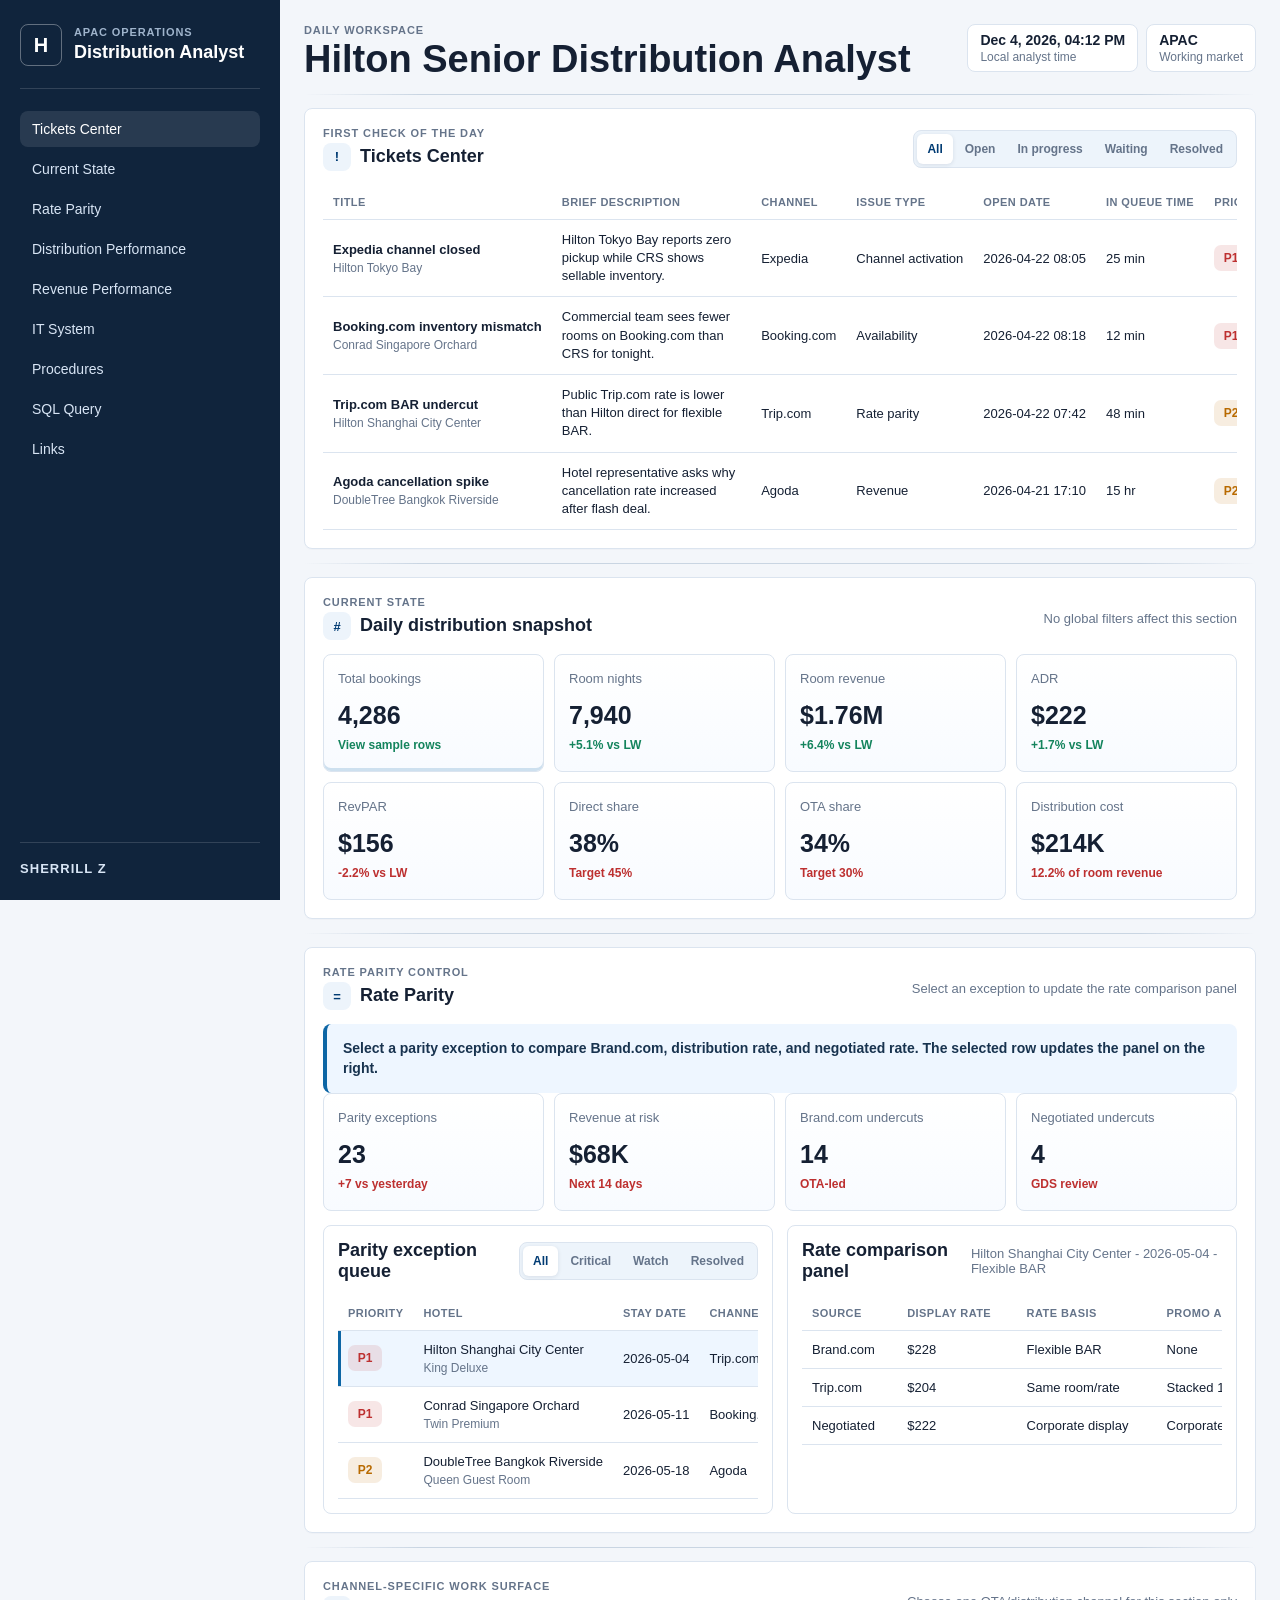
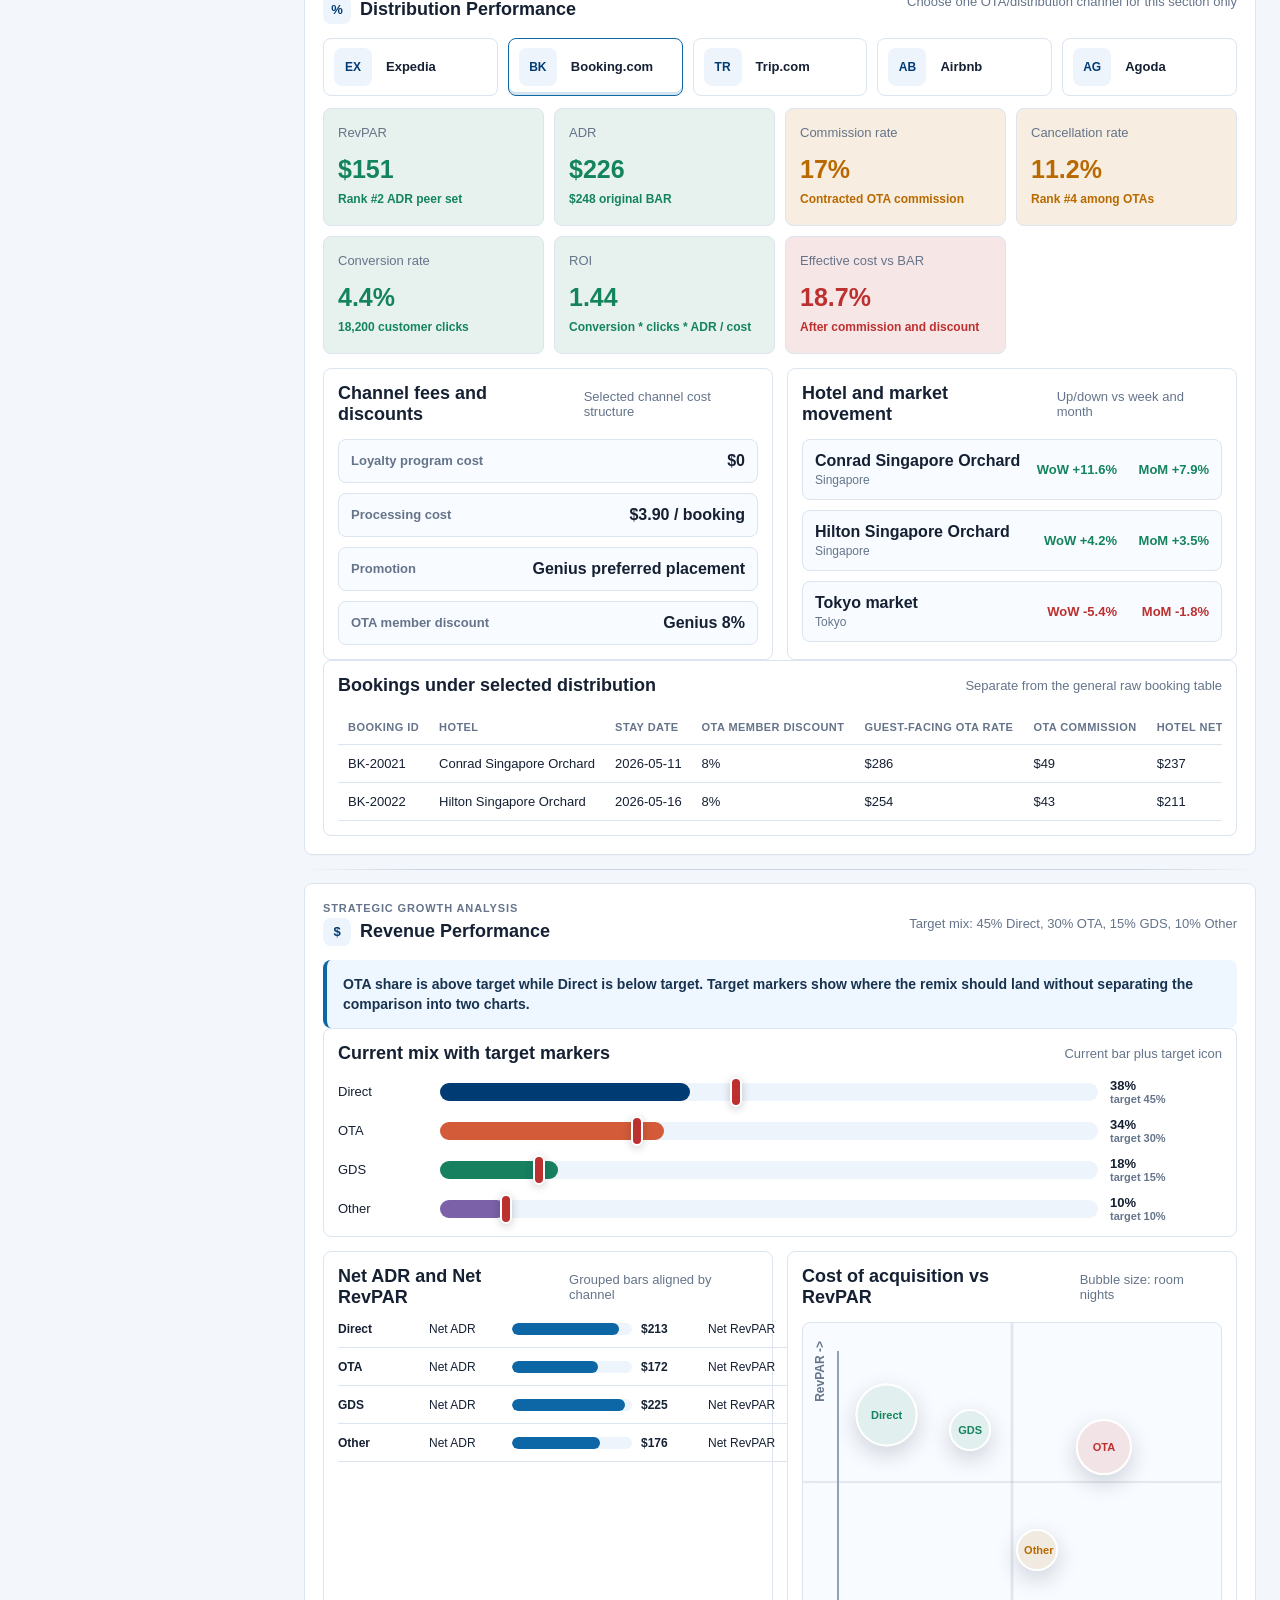
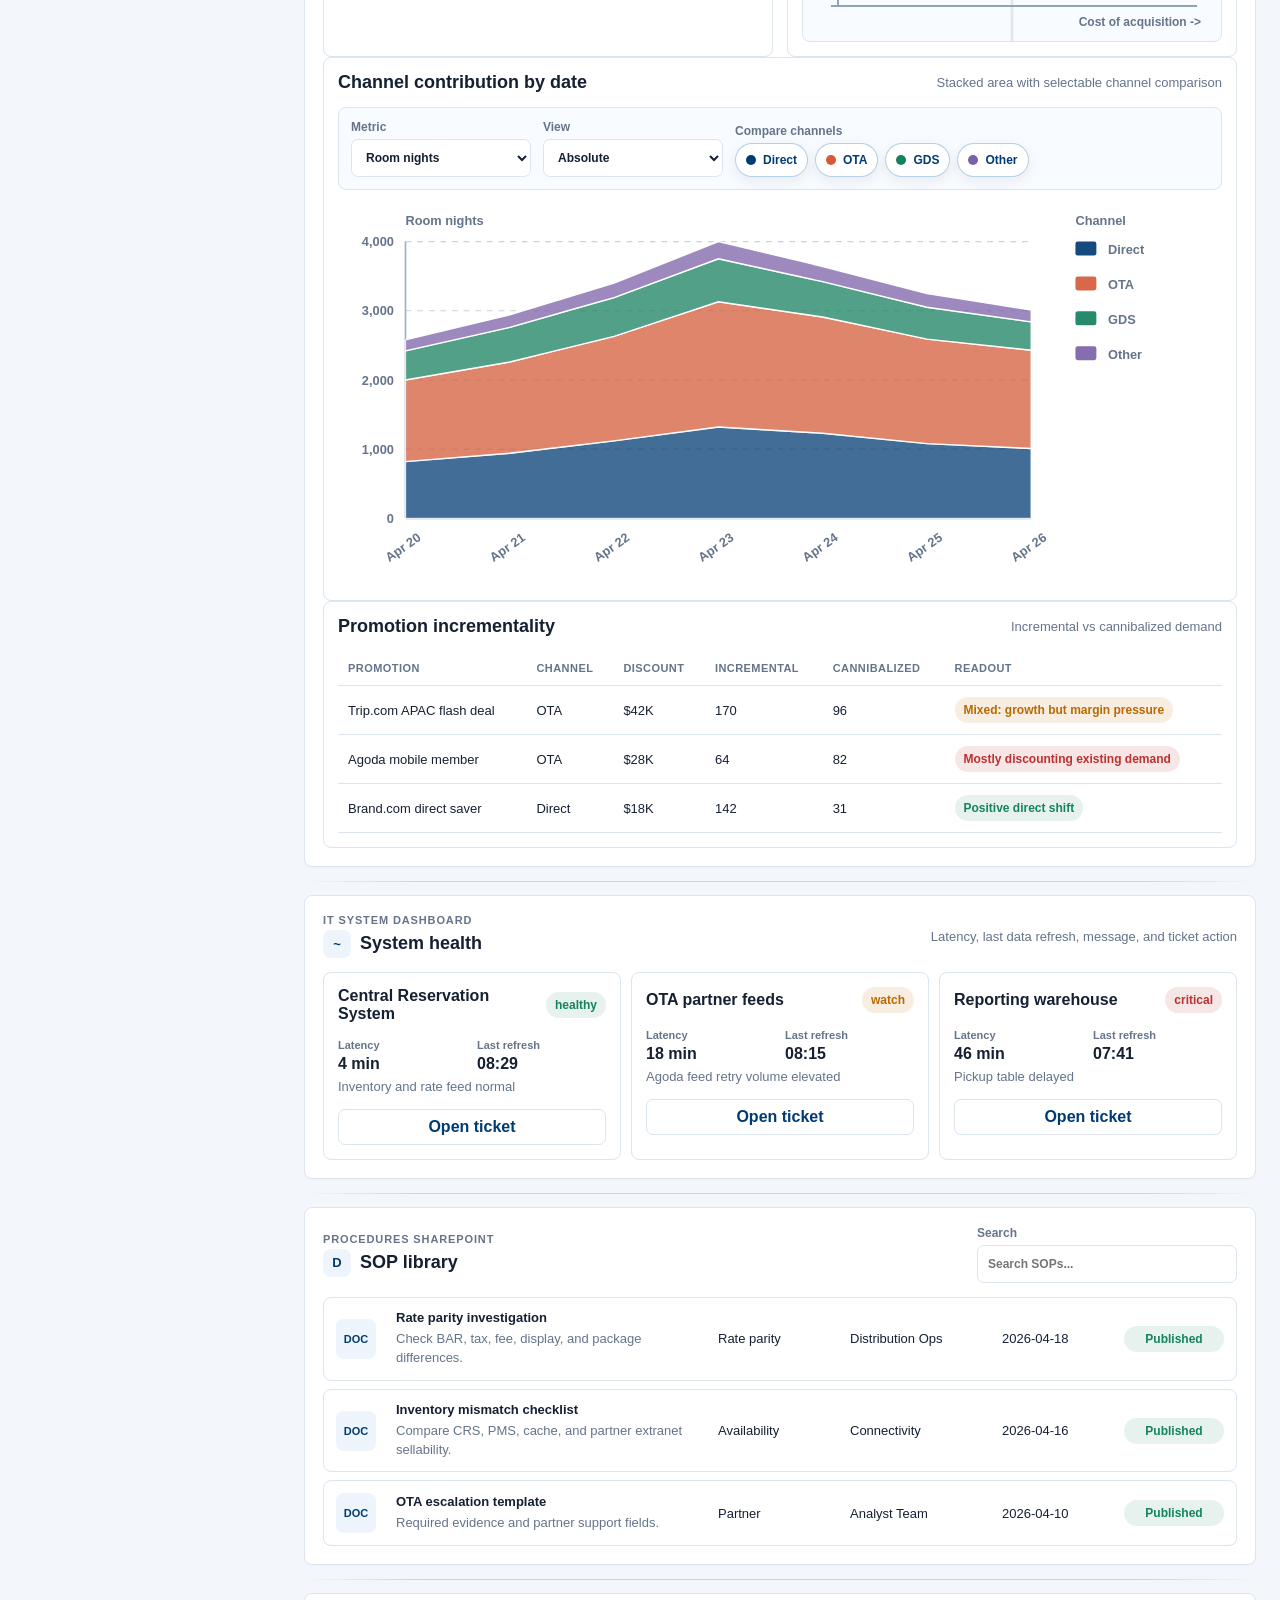
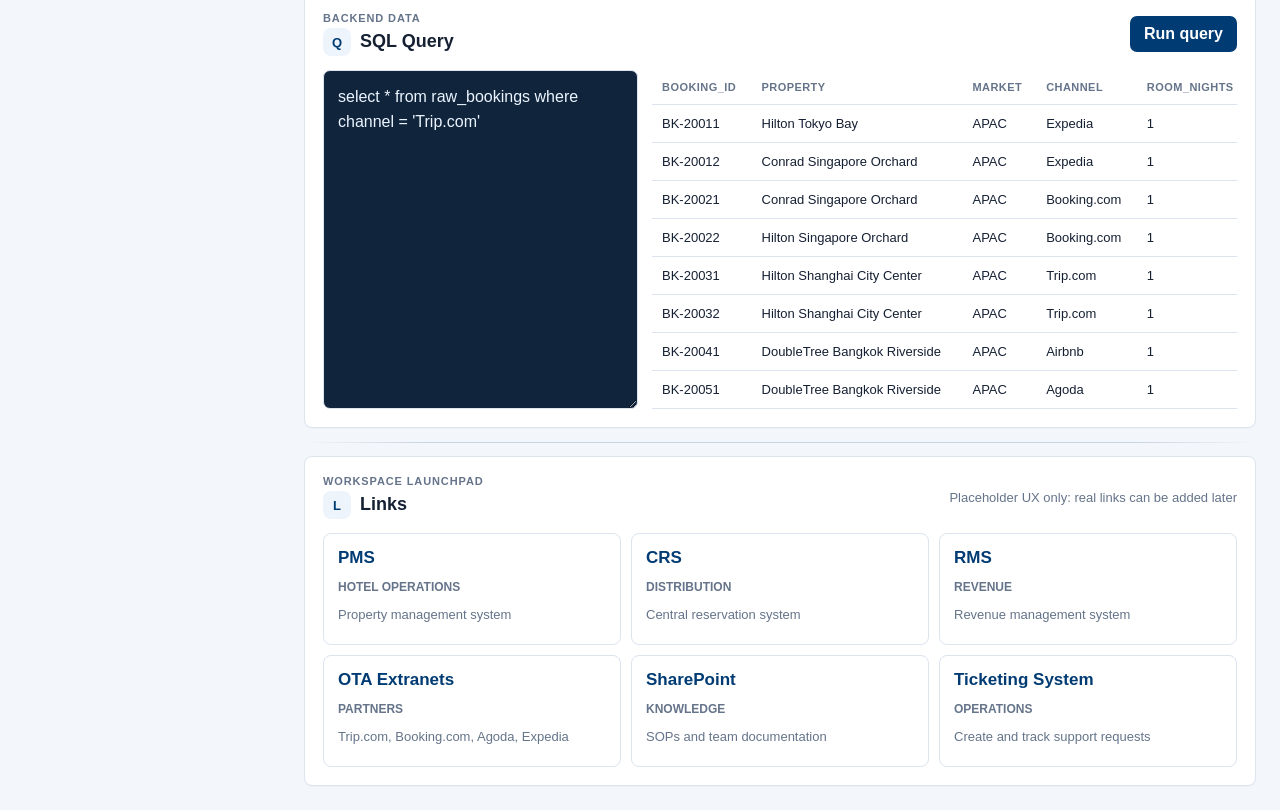
<file: index.html>
﻿<!doctype html>
<html lang="en">
  <head>
    <meta charset="utf-8" />
    <meta name="viewport" content="width=device-width, initial-scale=1" />
    <title>Hilton Sr Distribution Analyst Workspace - Version 2</title>
    <style>
:root {
  color-scheme: light;
  --bg: #f3f6fa;
  --surface: #ffffff;
  --surface-soft: #edf4fb;
  --ink: #152033;
  --muted: #65748a;
  --line: #dbe4ef;
  --blue: #003b73;
  --blue-2: #0d66a5;
  --green: #14845d;
  --amber: #b86a00;
  --red: #bd3030;
  --shadow: 0 18px 42px rgba(20, 34, 55, 0.08);
}

* {
  box-sizing: border-box;
}

html {
  scroll-behavior: smooth;
}

body {
  margin: 0;
  background: var(--bg);
  color: var(--ink);
  font-family: Inter, "Segoe UI", Arial, sans-serif;
  letter-spacing: 0;
}

button,
input,
select,
textarea {
  font: inherit;
}

.app-shell {
  min-height: 100vh;
  display: grid;
  grid-template-columns: 280px minmax(0, 1fr);
}

.sidebar {
  position: sticky;
  top: 0;
  height: 100vh;
  display: flex;
  flex-direction: column;
  padding: 24px 20px;
  background: #10243c;
  color: #fff;
}

.brand-lockup {
  display: flex;
  align-items: center;
  gap: 12px;
  padding-bottom: 22px;
  border-bottom: 1px solid rgba(255, 255, 255, 0.14);
}

.brand-mark {
  display: grid;
  width: 42px;
  height: 42px;
  place-items: center;
  border: 1px solid rgba(255, 255, 255, 0.34);
  border-radius: 8px;
  font-weight: 900;
  font-size: 20px;
}

.brand-lockup h1,
.topbar h2,
.section-heading h3,
.table-header h3,
.system-card h4,
.promo-item h4,
.doc-row h4 {
  margin: 0;
}

.brand-lockup h1 {
  font-size: 18px;
  line-height: 1.2;
}

.eyebrow {
  margin: 0 0 4px;
  color: var(--muted);
  font-size: 11px;
  font-weight: 900;
  letter-spacing: 0.08em;
  text-transform: uppercase;
}

.sidebar .eyebrow {
  color: #9fb4cc;
}

.nav-list {
  display: grid;
  gap: 4px;
  margin-top: 22px;
}

.sidebar-signature {
  margin-top: auto;
  padding-top: 18px;
  border-top: 1px solid rgba(255, 255, 255, 0.14);
  color: #d8e5f5;
  font-size: 13px;
  font-weight: 900;
  letter-spacing: 0.08em;
  text-transform: uppercase;
}

.nav-link {
  color: #d8e5f5;
  text-decoration: none;
  padding: 10px 12px;
  border-radius: 8px;
  font-size: 14px;
}

.nav-link:hover,
.nav-link.active {
  background: rgba(255, 255, 255, 0.1);
  color: #fff;
}

.workspace {
  min-width: 0;
  padding: 24px;
}

.detail-page {
  max-width: 1320px;
  margin: 0 auto;
}

.topbar {
  display: flex;
  justify-content: space-between;
  align-items: flex-start;
  gap: 16px;
  margin-bottom: 16px;
}

.topbar h2 {
  font-size: clamp(24px, 3vw, 38px);
  line-height: 1.05;
}

.freshness {
  display: inline-flex;
  align-items: center;
  gap: 8px;
  min-height: 34px;
  padding: 0 12px;
  border: 1px solid var(--line);
  border-radius: 8px;
  background: var(--surface);
  color: var(--muted);
  font-size: 13px;
}

.context-strip {
  display: flex;
  flex-wrap: wrap;
  gap: 8px;
  justify-content: flex-end;
}

.context-strip span {
  display: grid;
  gap: 2px;
  min-height: 42px;
  padding: 7px 12px;
  border: 1px solid var(--line);
  border-radius: 8px;
  background: var(--surface);
  color: var(--muted);
  font-size: 12px;
}

.context-strip b {
  color: var(--ink);
  font-size: 14px;
}

.pulse {
  width: 8px;
  height: 8px;
  border-radius: 999px;
  background: var(--green);
  box-shadow: 0 0 0 5px rgba(20, 132, 93, 0.12);
}

.control-bar {
  position: sticky;
  top: 0;
  z-index: 5;
  display: grid;
  grid-template-columns: repeat(4, minmax(130px, 1fr)) minmax(220px, 1.4fr);
  gap: 10px;
  padding: 12px;
  margin-bottom: 18px;
  border: 1px solid var(--line);
  border-radius: 8px;
  background: rgba(255, 255, 255, 0.94);
  box-shadow: var(--shadow);
  backdrop-filter: blur(10px);
}

label {
  display: grid;
  gap: 5px;
  color: var(--muted);
  font-size: 12px;
  font-weight: 800;
}

select,
input,
textarea {
  width: 100%;
  border: 1px solid var(--line);
  border-radius: 7px;
  background: #fff;
  color: var(--ink);
}

select,
input {
  min-height: 38px;
  padding: 0 10px;
}

.section-block {
  margin-top: 28px;
  padding: 18px;
  border: 1px solid var(--line);
  border-radius: 8px;
  background: var(--surface);
}

.isolated-section {
  position: relative;
  box-shadow: 0 1px 0 rgba(20, 34, 55, 0.02);
}

.isolated-section::before {
  content: "";
  position: absolute;
  top: -15px;
  left: 0;
  right: 0;
  height: 1px;
  background: linear-gradient(90deg, transparent, #c9d5e2 12%, #c9d5e2 88%, transparent);
}

.title-icon {
  display: inline-grid;
  width: 28px;
  height: 28px;
  place-items: center;
  margin-right: 9px;
  border-radius: 8px;
  background: var(--surface-soft);
  color: var(--blue);
  font-size: 13px;
  font-weight: 900;
  vertical-align: middle;
}

.section-heading,
.table-header {
  display: flex;
  align-items: center;
  justify-content: space-between;
  gap: 16px;
  margin-bottom: 14px;
}

.section-heading.compact {
  margin-bottom: 8px;
}

.section-heading h3,
.table-header h3 {
  font-size: 18px;
}

.muted {
  color: var(--muted);
  font-size: 13px;
}

.kpi-grid,
.mini-kpi-grid {
  display: grid;
  grid-template-columns: repeat(4, minmax(150px, 1fr));
  gap: 10px;
}

.kpi-card,
.mini-kpi {
  min-height: 118px;
  padding: 14px;
  border: 1px solid var(--line);
  border-radius: 8px;
  background: linear-gradient(180deg, #fff, #f8fbff);
  color: inherit;
  text-decoration: none;
}

.kpi-link {
  cursor: pointer;
  box-shadow: inset 0 -3px 0 rgba(13, 102, 165, 0.18);
}

.kpi-link:hover {
  border-color: var(--blue-2);
}

.kpi-card strong,
.mini-kpi strong {
  display: block;
  margin-top: 14px;
  font-size: 25px;
}

.kpi-card small,
.mini-kpi small {
  display: inline-flex;
  margin-top: 8px;
  font-size: 12px;
  font-weight: 800;
}

.kpi-card span,
.mini-kpi span,
.mini-kpi small {
  color: var(--muted);
  font-size: 13px;
}

.delta {
  display: inline-flex;
  margin-top: 9px;
  font-weight: 900;
  font-size: 12px;
}

.delta.up {
  color: var(--green);
}

.delta.down {
  color: var(--red);
}

.story-grid {
  display: grid;
  grid-template-columns: repeat(2, minmax(0, 1fr));
  gap: 14px;
  margin-top: 14px;
}

.story-card {
  min-width: 0;
  padding: 14px;
  border: 1px solid var(--line);
  border-radius: 8px;
  background: #fff;
}

.channel-selector {
  display: grid;
  grid-template-columns: repeat(5, minmax(120px, 1fr));
  gap: 10px;
  margin-bottom: 12px;
}

.channel-button {
  display: grid;
  grid-template-columns: 42px 1fr;
  gap: 10px;
  align-items: center;
  min-height: 58px;
  padding: 8px 10px;
  border: 1px solid var(--line);
  border-radius: 8px;
  background: #fff;
  color: var(--ink);
  cursor: pointer;
  text-align: left;
}

.channel-button span {
  display: grid;
  width: 38px;
  height: 38px;
  place-items: center;
  border-radius: 8px;
  background: var(--surface-soft);
  color: var(--blue);
  font-size: 12px;
  font-weight: 900;
}

.channel-button strong {
  font-size: 13px;
}

.channel-button.active {
  border-color: var(--blue-2);
  box-shadow: inset 0 -3px 0 rgba(13, 102, 165, 0.18);
}

.fee-list {
  display: grid;
  gap: 10px;
}

.fee-row {
  display: flex;
  align-items: center;
  justify-content: space-between;
  gap: 12px;
  padding: 12px;
  border: 1px solid var(--line);
  border-radius: 8px;
  background: #f8fbff;
}

.fee-row span {
  color: var(--muted);
  font-size: 13px;
  font-weight: 800;
}

.stacked-area svg {
  width: 100%;
  min-height: 220px;
}

.stacked-area text {
  fill: var(--muted);
  font-size: 11px;
  font-weight: 800;
}

.chart-axis {
  stroke: #9cafc5;
  stroke-width: 1.4;
}

.chart-gridline {
  stroke: #b8c7d8;
  stroke-dasharray: 5 5;
  stroke-width: 1;
  opacity: 0.78;
}

.chart-toolbar {
  display: grid;
  grid-template-columns: repeat(2, minmax(130px, 180px)) minmax(240px, 1fr);
  gap: 12px;
  align-items: end;
  margin-bottom: 12px;
  padding: 12px;
  border: 1px solid var(--line);
  border-radius: 8px;
  background: #f8fbff;
}

.field-label {
  display: block;
  margin-bottom: 5px;
  color: var(--muted);
  font-size: 12px;
  font-weight: 700;
}

.mini-channel-selector {
  display: flex;
  flex-wrap: wrap;
  gap: 7px;
}

.channel-toggle {
  display: inline-flex;
  min-height: 34px;
  align-items: center;
  gap: 7px;
  border: 1px solid var(--line);
  border-radius: 999px;
  background: #fff;
  color: var(--muted);
  cursor: pointer;
  padding: 0 10px;
  font-size: 12px;
  font-weight: 900;
}

.channel-toggle i {
  display: inline-block;
  width: 10px;
  height: 10px;
  border-radius: 999px;
}

.channel-toggle.active {
  border-color: rgba(13, 102, 165, 0.3);
  color: var(--blue);
  box-shadow: 0 4px 14px rgba(20, 34, 55, 0.08);
}

.movement-list {
  display: grid;
  gap: 10px;
}

.movement-item {
  display: grid;
  grid-template-columns: minmax(170px, 1fr) 82px 82px;
  align-items: center;
  gap: 10px;
  padding: 12px;
  border: 1px solid var(--line);
  border-radius: 8px;
  background: #f8fbff;
}

.movement-item strong,
.movement-item span {
  display: block;
}

.movement-item span {
  margin-top: 3px;
  color: var(--muted);
  font-size: 12px;
}

.movement-item b {
  justify-self: end;
  font-size: 13px;
}

.movement-item.up b {
  color: var(--green);
}

.movement-item.down b {
  color: var(--red);
}

.movement-item.mixed b {
  color: var(--amber);
}

.wide-table {
  min-width: 0;
}

.insight-callout {
  padding: 14px 16px;
  border-left: 4px solid var(--blue-2);
  border-radius: 8px;
  background: #eef6ff;
  color: #18334f;
  font-size: 14px;
  font-weight: 800;
  line-height: 1.45;
}

.table-scroll {
  overflow-x: auto;
}

table {
  width: 100%;
  min-width: 760px;
  border-collapse: collapse;
}

th,
td {
  padding: 11px 10px;
  border-bottom: 1px solid var(--line);
  text-align: left;
  font-size: 13px;
  white-space: nowrap;
}

th {
  color: var(--muted);
  font-size: 11px;
  font-weight: 900;
  letter-spacing: 0.04em;
  text-transform: uppercase;
}

tbody tr:hover {
  background: #f8fbff;
}

.description-cell {
  max-width: 330px;
  white-space: normal;
  line-height: 1.4;
}

.table-subtext {
  display: block;
  margin-top: 4px;
  color: var(--muted);
  font-size: 12px;
}

.ticket-table {
  min-width: 1060px;
}

.status-pill,
.priority {
  display: inline-flex;
  align-items: center;
  justify-content: center;
  min-height: 26px;
  padding: 0 9px;
  border-radius: 999px;
  font-size: 12px;
  font-weight: 900;
}

.priority {
  min-width: 34px;
  border-radius: 7px;
  background: rgba(13, 102, 165, 0.1);
  color: var(--blue-2);
}

.healthy {
  background: rgba(20, 132, 93, 0.1);
  color: var(--green);
}

.watch,
.priority.p2,
.priority.p3 {
  background: rgba(184, 106, 0, 0.12);
  color: var(--amber);
}

.critical,
.priority.p1 {
  background: rgba(189, 48, 48, 0.12);
  color: var(--red);
}

.resolved {
  background: rgba(101, 116, 138, 0.12);
  color: var(--muted);
}

.segmented {
  display: inline-flex;
  gap: 2px;
  padding: 3px;
  border: 1px solid var(--line);
  border-radius: 8px;
  background: var(--surface-soft);
}

.segment {
  min-height: 30px;
  border: 0;
  border-radius: 6px;
  background: transparent;
  color: var(--muted);
  cursor: pointer;
  padding: 0 10px;
  font-size: 12px;
  font-weight: 900;
}

.segment.active {
  background: #fff;
  color: var(--blue);
  box-shadow: 0 1px 4px rgba(20, 34, 55, 0.1);
}

.promo-list,
.currency-panel,
.mix-compare,
.dual-bar-chart,
.day-grid {
  display: grid;
  gap: 10px;
}

.target-mix-chart {
  display: grid;
  gap: 12px;
}

.target-mix-row {
  display: grid;
  grid-template-columns: 90px minmax(160px, 1fr) 112px;
  gap: 12px;
  align-items: center;
  font-size: 13px;
}

.target-track {
  position: relative;
  height: 18px;
  border-radius: 999px;
  background: var(--surface-soft);
}

.target-fill {
  height: 100%;
  border-radius: inherit;
}

.target-track i {
  position: absolute;
  top: -6px;
  width: 12px;
  height: 30px;
  transform: translateX(-50%);
  border: 2px solid #fff;
  border-radius: 999px;
  background: var(--red);
  box-shadow: 0 2px 8px rgba(20, 34, 55, 0.22);
}

.target-mix-row small {
  display: block;
  color: var(--muted);
  font-size: 11px;
}

.grouped-bars {
  display: grid;
  gap: 12px;
}

.metric-row {
  display: grid;
  grid-template-columns: 82px 74px minmax(120px, 1fr) 58px 82px minmax(120px, 1fr) 58px;
  gap: 9px;
  align-items: center;
  padding-bottom: 11px;
  border-bottom: 1px solid var(--line);
  font-size: 12px;
}

.green-fill .bar-fill {
  background: var(--green);
}

.axis-plot {
  position: relative;
  min-height: 320px;
  border: 1px solid var(--line);
  border-radius: 8px;
  background:
    linear-gradient(90deg, transparent 49.5%, rgba(101, 116, 138, 0.2) 50%, transparent 50.5%),
    linear-gradient(0deg, transparent 49.5%, rgba(101, 116, 138, 0.2) 50%, transparent 50.5%),
    #f8fbff;
}

.axis-plot::before {
  content: "";
  position: absolute;
  left: 28px;
  right: 24px;
  bottom: 34px;
  height: 2px;
  background: #8fa3bb;
}

.axis-plot::after {
  content: "";
  position: absolute;
  left: 34px;
  top: 28px;
  bottom: 34px;
  width: 2px;
  background: #8fa3bb;
}

.axis-label {
  position: absolute;
  color: var(--muted);
  font-size: 12px;
  font-weight: 900;
}

.x-axis {
  right: 20px;
  bottom: 12px;
}

.y-axis {
  left: 10px;
  top: 18px;
  writing-mode: vertical-rl;
  transform: rotate(180deg);
}

.axis-plot .profit-bubble {
  z-index: 2;
}

.stacked-area {
  display: grid;
  gap: 12px;
}

.stacked-area svg {
  overflow: visible;
}

.stacked-area polygon {
  transition: opacity 180ms ease;
}

.promo-item {
  display: grid;
  grid-template-columns: auto 1fr;
  gap: 10px;
  align-items: start;
  padding: 12px;
  border: 1px solid var(--line);
  border-radius: 8px;
  background: #f8fbff;
}

.promo-item p,
.system-card p,
.doc-row p {
  margin: 5px 0 0;
  color: var(--muted);
  font-size: 13px;
  line-height: 1.45;
}

.selectable-row {
  cursor: pointer;
}

.selectable-row.selected {
  background: #eef6ff;
  box-shadow: inset 3px 0 0 var(--blue-2);
}

.currency-panel dl {
  display: grid;
  gap: 10px;
  margin: 0;
}

.currency-panel div {
  padding: 10px;
  border: 1px solid var(--line);
  border-radius: 8px;
  background: #f8fbff;
}

.currency-panel dt {
  color: var(--muted);
  font-size: 11px;
  font-weight: 900;
  text-transform: uppercase;
}

.currency-panel dd {
  margin: 4px 0 0;
  font-size: 13px;
  font-weight: 800;
}

.mix-bar-row,
.dual-bar-row {
  display: grid;
  grid-template-columns: 88px minmax(120px, 1fr) 48px;
  gap: 10px;
  align-items: center;
  font-size: 13px;
}

.dual-bar-row {
  grid-template-columns: 82px 72px minmax(110px, 1fr) 60px;
  padding-bottom: 10px;
  border-bottom: 1px solid var(--line);
}

.bar-track {
  height: 12px;
  overflow: hidden;
  border-radius: 999px;
  background: var(--surface-soft);
}

.bar-fill {
  height: 100%;
  border-radius: inherit;
  background: var(--blue-2);
}

.muted-fill .bar-fill {
  background: var(--green);
}

.pie-layout {
  display: grid;
  grid-template-columns: 190px 1fr;
  gap: 18px;
  align-items: center;
}

.mix-pie {
  width: 180px;
  aspect-ratio: 1;
  border-radius: 50%;
  border: 10px solid #fff;
  box-shadow: inset 0 0 0 1px var(--line), 0 10px 24px rgba(20, 34, 55, 0.12);
}

.mix-legend {
  display: grid;
  gap: 8px;
}

.mix-legend span {
  display: flex;
  align-items: center;
  gap: 8px;
  color: var(--muted);
  font-size: 13px;
  font-weight: 800;
}

.mix-legend i {
  width: 10px;
  height: 10px;
  border-radius: 999px;
}

.profit-plot {
  position: relative;
  min-height: 320px;
  border: 1px solid var(--line);
  border-radius: 8px;
  background:
    linear-gradient(90deg, transparent 49.5%, rgba(101, 116, 138, 0.24) 50%, transparent 50.5%),
    linear-gradient(0deg, transparent 49.5%, rgba(101, 116, 138, 0.24) 50%, transparent 50.5%),
    #f8fbff;
}

.profit-plot::before,
.profit-plot::after {
  position: absolute;
  color: var(--muted);
  font-size: 11px;
  font-weight: 900;
}

.profit-plot::before {
  content: "Higher RevPAR";
  left: 12px;
  top: 10px;
}

.profit-plot::after {
  content: "Higher acquisition cost";
  right: 12px;
  bottom: 10px;
}

.profit-bubble {
  position: absolute;
  transform: translate(-50%, 50%);
  border: 2px solid #fff;
  border-radius: 999px;
  box-shadow: 0 8px 22px rgba(20, 34, 55, 0.18);
  cursor: default;
  font-size: 11px;
  font-weight: 900;
}

.day-row {
  display: grid;
  grid-template-columns: 42px minmax(0, 1fr);
  gap: 8px;
  align-items: center;
}

.day-row > span {
  display: inline-flex;
  align-items: center;
  justify-content: center;
  min-width: 26px;
  height: 28px;
  color: #fff;
  font-size: 10px;
  font-weight: 900;
}

.day-row {
  grid-template-columns: 42px repeat(4, minmax(0, 1fr));
}

.system-grid {
  display: grid;
  grid-template-columns: repeat(3, minmax(180px, 1fr));
  gap: 10px;
}

.system-card {
  padding: 14px;
  border: 1px solid var(--line);
  border-radius: 8px;
  background: #fff;
}

.system-meta {
  display: grid;
  grid-template-columns: 1fr 1fr;
  gap: 10px;
  margin-top: 12px;
}

.metric-label {
  color: var(--muted);
  font-size: 11px;
  font-weight: 900;
}

.metric-value {
  display: block;
  margin-top: 2px;
  font-weight: 900;
}

.primary-button,
.secondary-button {
  min-height: 36px;
  border: 0;
  border-radius: 7px;
  background: var(--blue);
  color: #fff;
  cursor: pointer;
  font-weight: 900;
  padding: 0 14px;
}

.return-link {
  display: inline-flex;
  align-items: center;
  text-decoration: none;
}

.secondary-button {
  width: 100%;
  margin-top: 12px;
  border: 1px solid var(--line);
  background: #fff;
  color: var(--blue);
}

.library-search {
  width: min(260px, 100%);
}

.procedure-library {
  display: grid;
  gap: 8px;
}

.doc-row {
  display: grid;
  grid-template-columns: 48px minmax(220px, 1fr) 120px 140px 110px 100px;
  gap: 12px;
  align-items: center;
  padding: 12px;
  border: 1px solid var(--line);
  border-radius: 8px;
  background: #fff;
  font-size: 13px;
}

.doc-icon {
  display: grid;
  width: 40px;
  height: 40px;
  place-items: center;
  border-radius: 8px;
  background: var(--surface-soft);
  color: var(--blue);
  font-size: 11px;
  font-weight: 900;
}

.sql-layout {
  display: grid;
  grid-template-columns: minmax(260px, 0.7fr) minmax(0, 1.3fr);
  gap: 14px;
}

textarea {
  min-height: 230px;
  resize: vertical;
  padding: 14px;
  background: #10243c;
  color: #ecf5ff;
  line-height: 1.55;
}

.quick-link-grid {
  display: grid;
  grid-template-columns: repeat(3, minmax(180px, 1fr));
  gap: 10px;
}

.quick-link {
  display: grid;
  gap: 6px;
  min-height: 112px;
  padding: 14px;
  border: 1px solid var(--line);
  border-radius: 8px;
  background: #fff;
  color: var(--ink);
  text-align: left;
  cursor: not-allowed;
}

.quick-link span {
  color: var(--blue);
  font-size: 17px;
  font-weight: 900;
}

.quick-link strong {
  color: var(--muted);
  font-size: 12px;
  text-transform: uppercase;
}

.quick-link small {
  color: var(--muted);
  font-size: 13px;
  line-height: 1.4;
}

.empty-state {
  padding: 18px;
  color: var(--muted);
  border: 1px dashed var(--line);
  border-radius: 8px;
}

@media (max-width: 1180px) {
  .app-shell {
    grid-template-columns: 1fr;
  }

  .sidebar {
    position: static;
    height: auto;
  }

  .sidebar-signature {
    margin-top: 18px;
  }

  .nav-list {
    grid-template-columns: repeat(3, minmax(140px, 1fr));
  }

  .control-bar,
  .story-grid,
  .sql-layout {
    grid-template-columns: 1fr;
  }

  .kpi-grid,
  .mini-kpi-grid,
  .system-grid,
  .quick-link-grid,
  .channel-selector {
    grid-template-columns: repeat(2, minmax(150px, 1fr));
  }

  .doc-row {
    grid-template-columns: 48px minmax(220px, 1fr) 120px 120px;
  }
}

@media (max-width: 720px) {
  .workspace {
    padding: 14px;
  }

  .topbar,
  .section-heading,
  .table-header {
    display: grid;
    grid-template-columns: 1fr;
  }

  .nav-list,
  .control-bar,
  .kpi-grid,
  .mini-kpi-grid,
  .system-grid,
  .quick-link-grid,
  .pie-layout,
  .channel-selector {
    grid-template-columns: 1fr;
  }

  .segmented {
    overflow-x: auto;
  }

  .mix-bar-row {
    grid-template-columns: 72px minmax(100px, 1fr) 42px;
  }

  .dual-bar-row,
  .metric-row,
  .chart-toolbar,
  .target-mix-row,
  .movement-item,
  .doc-row {
    grid-template-columns: 1fr;
  }

  .movement-item b {
    justify-self: start;
  }
}

</style>
  </head>
  <body>
    <div class="app-shell">
      <aside class="sidebar" aria-label="Workspace navigation">
        <div class="brand-lockup">
          <span class="brand-mark">H</span>
          <div>
            <p class="eyebrow">APAC Operations</p>
            <h1>Distribution Analyst</h1>
          </div>
        </div>

        <nav class="nav-list">
          <a href="#tickets" class="nav-link active">Tickets Center</a>
          <a href="#current-state" class="nav-link">Current State</a>
          <a href="#rate-parity" class="nav-link">Rate Parity</a>
          <a href="#distribution-performance" class="nav-link">Distribution Performance</a>
          <a href="#revenue-performance" class="nav-link">Revenue Performance</a>
          <a href="#it-system" class="nav-link">IT System</a>
          <a href="#procedures" class="nav-link">Procedures</a>
          <a href="#sql-query" class="nav-link">SQL Query</a>
          <a href="#links" class="nav-link">Links</a>
        </nav>

        <div class="sidebar-signature" aria-label="Dashboard owner">Sherrill Z</div>
      </aside>

      <main class="workspace">
        <header class="topbar">
          <div>
            <p class="eyebrow">Daily workspace</p>
            <h2>Hilton Senior Distribution Analyst</h2>
          </div>
          <div class="context-strip" aria-label="Workspace context">
            <span><b id="currentDateLabel">Apr 22, 2026 08:30</b> Local analyst time</span>
            <span><b>APAC</b> Working market</span>
          </div>
        </header>

        <section id="tickets" class="section-block isolated-section">
          <div class="section-heading">
            <div>
              <p class="eyebrow">First check of the day</p>
              <h3><span class="title-icon">!</span>Tickets Center</h3>
            </div>
            <div class="segmented" role="group" aria-label="Ticket filter">
              <button class="segment active" data-ticket-filter="all">All</button>
              <button class="segment" data-ticket-filter="open">Open</button>
              <button class="segment" data-ticket-filter="in progress">In progress</button>
              <button class="segment" data-ticket-filter="waiting">Waiting</button>
              <button class="segment" data-ticket-filter="resolved">Resolved</button>
            </div>
          </div>
          <div class="table-scroll">
            <table class="ticket-table">
              <thead>
                <tr>
                  <th>Title</th>
                  <th>Brief description</th>
                  <th>Channel</th>
                  <th>Issue type</th>
                  <th>Open date</th>
                  <th>In queue time</th>
                  <th>Priority</th>
                  <th>Status</th>
                </tr>
              </thead>
              <tbody id="ticketRows"></tbody>
            </table>
          </div>
        </section>

        <section id="current-state" class="section-block isolated-section">
          <div class="section-heading">
            <div>
              <p class="eyebrow">Current state</p>
              <h3><span class="title-icon">#</span>Daily distribution snapshot</h3>
            </div>
            <span class="muted">No global filters affect this section</span>
          </div>
          <div id="kpiGrid" class="kpi-grid"></div>
        </section>

        <section id="rate-parity" class="section-block isolated-section parity-monitor">
          <div class="section-heading">
            <div>
              <p class="eyebrow">Rate parity control</p>
              <h3><span class="title-icon">=</span>Rate Parity</h3>
            </div>
            <span class="muted">Select an exception to update the rate comparison panel</span>
          </div>

          <div class="insight-callout" id="parityInsight"></div>
          <div id="parityKpiGrid" class="kpi-grid"></div>

          <div class="story-grid">
            <article class="story-card wide-table">
              <div class="table-header">
                <h3>Parity exception queue</h3>
                <div class="segmented" role="group" aria-label="Parity severity filter">
                  <button class="segment active" data-parity-filter="all">All</button>
                  <button class="segment" data-parity-filter="critical">Critical</button>
                  <button class="segment" data-parity-filter="watch">Watch</button>
                  <button class="segment" data-parity-filter="resolved">Resolved</button>
                </div>
              </div>
              <div class="table-scroll">
                <table>
                  <thead>
                    <tr>
                      <th>Priority</th>
                      <th>Hotel</th>
                      <th>Stay date</th>
                      <th>Channel</th>
                      <th>Brand.com</th>
                      <th>Channel</th>
                      <th>Negotiated</th>
                      <th>Gap</th>
                      <th>Root cause</th>
                      <th>Status</th>
                    </tr>
                  </thead>
                  <tbody id="parityExceptionRows"></tbody>
                </table>
              </div>
            </article>

            <article class="story-card">
              <div class="table-header">
                <h3>Rate comparison panel</h3>
                <span class="muted" id="selectedParityContext"></span>
              </div>
              <div class="table-scroll">
                <table>
                  <thead>
                    <tr>
                      <th>Source</th>
                      <th>Display rate</th>
                      <th>Rate basis</th>
                      <th>Promo applied</th>
                      <th>Assessment</th>
                    </tr>
                  </thead>
                  <tbody id="rateComparisonRows"></tbody>
                </table>
              </div>
            </article>
          </div>
        </section>

        <section id="distribution-performance" class="section-block isolated-section">
          <div class="section-heading">
            <div>
              <p class="eyebrow">Channel-specific work surface</p>
              <h3><span class="title-icon">%</span>Distribution Performance</h3>
            </div>
            <span class="muted">Choose one OTA/distribution channel for this section only</span>
          </div>

          <div id="channelSelector" class="channel-selector" aria-label="Distribution channel selector"></div>
          <div id="distributionSnapshot" class="kpi-grid"></div>

          <div class="story-grid">
            <article class="story-card">
              <div class="table-header">
                <h3>Channel fees and discounts</h3>
                <span class="muted">Selected channel cost structure</span>
              </div>
              <div id="feeList" class="fee-list"></div>
            </article>

            <article class="story-card">
              <div class="table-header">
                <h3>Hotel and market movement</h3>
                <span class="muted">Up/down vs week and month</span>
              </div>
              <div id="marketMovementList" class="movement-list"></div>
            </article>
          </div>

          <article class="story-card">
            <div class="table-header">
              <h3>Bookings under selected distribution</h3>
              <span class="muted">Separate from the general raw booking table</span>
            </div>
            <div class="table-scroll">
              <table>
                <thead>
                  <tr>
                    <th>Booking ID</th>
                    <th>Hotel</th>
                    <th>Stay date</th>
                    <th>OTA member discount</th>
                    <th>Guest-facing OTA rate</th>
                    <th>OTA commission</th>
                    <th>Hotel net before other costs</th>
                    <th>Effective cost vs original BAR</th>
                  </tr>
                </thead>
                <tbody id="distributionBookingRows"></tbody>
              </table>
            </div>
          </article>
        </section>

        <section id="revenue-performance" class="section-block isolated-section revenue-performance">
          <div class="section-heading">
            <div>
              <p class="eyebrow">Strategic growth analysis</p>
              <h3><span class="title-icon">$</span>Revenue Performance</h3>
            </div>
            <span class="muted">Target mix: 45% Direct, 30% OTA, 15% GDS, 10% Other</span>
          </div>

          <div class="insight-callout">
            OTA share is above target while Direct is below target. Target markers show where the remix should land without separating the comparison into two charts.
          </div>

          <article class="story-card">
            <div class="table-header">
              <h3>Current mix with target markers</h3>
              <span class="muted">Current bar plus target icon</span>
            </div>
            <div id="mixTargetChart" class="target-mix-chart"></div>
          </article>

          <div class="story-grid">
            <article class="story-card">
              <div class="table-header">
                <h3>Net ADR and Net RevPAR</h3>
                <span class="muted">Grouped bars aligned by channel</span>
              </div>
              <div id="netMetricBars" class="grouped-bars"></div>
            </article>

            <article class="story-card">
              <div class="table-header">
                <h3>Cost of acquisition vs RevPAR</h3>
                <span class="muted">Bubble size: room nights</span>
              </div>
              <div id="costRevparPlot" class="axis-plot" aria-label="Cost of acquisition vs RevPAR"></div>
            </article>
          </div>

          <article class="story-card">
            <div class="table-header">
              <h3>Channel contribution by date</h3>
              <span class="muted">Stacked area with selectable channel comparison</span>
            </div>
            <div class="chart-toolbar" aria-label="Channel contribution chart controls">
              <label>
                Metric
                <select id="contributionMetric">
                  <option value="roomNights">Room nights</option>
                  <option value="revenue">Revenue</option>
                </select>
              </label>
              <label>
                View
                <select id="contributionView">
                  <option value="absolute">Absolute</option>
                  <option value="share">Share %</option>
                </select>
              </label>
              <div>
                <span class="field-label">Compare channels</span>
                <div id="contributionChannelSelector" class="mini-channel-selector" aria-label="Select channels to compare"></div>
              </div>
            </div>
            <div id="dayContribution" class="stacked-area"></div>
          </article>

          <article class="story-card">
            <div class="table-header">
              <h3>Promotion incrementality</h3>
              <span class="muted">Incremental vs cannibalized demand</span>
            </div>
            <div class="table-scroll">
              <table>
                <thead>
                  <tr>
                    <th>Promotion</th>
                    <th>Channel</th>
                    <th>Discount</th>
                    <th>Incremental</th>
                    <th>Cannibalized</th>
                    <th>Readout</th>
                  </tr>
                </thead>
                <tbody id="incrementalityRows"></tbody>
              </table>
            </div>
          </article>
        </section>

        <section id="it-system" class="section-block isolated-section">
          <div class="section-heading">
            <div>
              <p class="eyebrow">IT system dashboard</p>
              <h3><span class="title-icon">~</span>System health</h3>
            </div>
            <span class="muted">Latency, last data refresh, message, and ticket action</span>
          </div>
          <div id="systemGrid" class="system-grid"></div>
        </section>

        <section id="procedures" class="section-block isolated-section">
          <div class="section-heading">
            <div>
              <p class="eyebrow">Procedures SharePoint</p>
              <h3><span class="title-icon">D</span>SOP library</h3>
            </div>
            <label class="library-search">
              Search
              <input id="procedureSearch" type="search" placeholder="Search SOPs..." />
            </label>
          </div>
          <div id="procedureGrid" class="procedure-library"></div>
        </section>

        <section id="sql-query" class="section-block isolated-section sql-workbench">
          <div class="section-heading">
            <div>
              <p class="eyebrow">Backend data</p>
              <h3><span class="title-icon">Q</span>SQL Query</h3>
            </div>
            <button id="runSql" class="primary-button">Run query</button>
          </div>
          <div class="sql-layout">
            <textarea id="sqlInput" spellcheck="false">select * from raw_bookings where channel = 'Trip.com'</textarea>
            <div class="table-scroll result-panel">
              <table>
                <thead>
                  <tr>
                    <th>booking_id</th>
                    <th>property</th>
                    <th>market</th>
                    <th>channel</th>
                    <th>room_nights</th>
                    <th>revenue</th>
                    <th>status</th>
                  </tr>
                </thead>
                <tbody id="sqlRows"></tbody>
              </table>
            </div>
          </div>
        </section>

        <section id="links" class="section-block isolated-section">
          <div class="section-heading">
            <div>
              <p class="eyebrow">Workspace launchpad</p>
              <h3><span class="title-icon">L</span>Links</h3>
            </div>
            <span class="muted">Placeholder UX only: real links can be added later</span>
          </div>
          <div id="quickLinks" class="quick-link-grid"></div>
        </section>
      </main>
    </div>

    <script>
const channelColors = {
  Expedia: "#193f7a",
  "Booking.com": "#0d66a5",
  "Trip.com": "#2484c6",
  Airbnb: "#d94a64",
  Agoda: "#5d7fd3",
  Direct: "#003b73",
  OTA: "#d45b39",
  GDS: "#16805f",
  Other: "#7b61a8"
};

const data = {
  currentState: [
    { label: "Total bookings", value: "4,286", delta: "View sample rows", href: "#sql-query", trend: "up" },
    { label: "Room nights", value: "7,940", delta: "+5.1% vs LW", trend: "up" },
    { label: "Room revenue", value: "$1.76M", delta: "+6.4% vs LW", trend: "up" },
    { label: "ADR", value: "$222", delta: "+1.7% vs LW", trend: "up" },
    { label: "RevPAR", value: "$156", delta: "-2.2% vs LW", trend: "down" },
    { label: "Direct share", value: "38%", delta: "Target 45%", trend: "down" },
    { label: "OTA share", value: "34%", delta: "Target 30%", trend: "down" },
    { label: "Distribution cost", value: "$214K", delta: "12.2% of room revenue", trend: "down" }
  ],
  tickets: [
    { title: "Expedia channel closed", description: "Hilton Tokyo Bay reports zero pickup while CRS shows sellable inventory.", property: "Hilton Tokyo Bay", channel: "Expedia", issueType: "Channel activation", openDate: "2026-04-22 08:05", queueTime: "25 min", priority: "P1", status: "open" },
    { title: "Booking.com inventory mismatch", description: "Commercial team sees fewer rooms on Booking.com than CRS for tonight.", property: "Conrad Singapore Orchard", channel: "Booking.com", issueType: "Availability", openDate: "2026-04-22 08:18", queueTime: "12 min", priority: "P1", status: "in progress" },
    { title: "Trip.com BAR undercut", description: "Public Trip.com rate is lower than Hilton direct for flexible BAR.", property: "Hilton Shanghai City Center", channel: "Trip.com", issueType: "Rate parity", openDate: "2026-04-22 07:42", queueTime: "48 min", priority: "P2", status: "waiting" },
    { title: "Agoda cancellation spike", description: "Hotel representative asks why cancellation rate increased after flash deal.", property: "DoubleTree Bangkok Riverside", channel: "Agoda", issueType: "Revenue", openDate: "2026-04-21 17:10", queueTime: "15 hr", priority: "P2", status: "open" }
  ],
  distributionChannels: [
    { channel: "Expedia", icon: "EX", revpar: 142, adr: 218, commissionRate: 18, cancelRate: 9.9, conversion: 3.8, clicks: 14600, channelCost: 118000, originalBar: 240, effectiveCost: 19.4, cancellationRank: 3, lowValueRank: 3, adrRank: 3, roiRank: 4, loyaltyCost: "$0", processingCost: "$4.20 / booking", promotion: "Package visibility boost", memberDiscount: "Expedia Rewards 6%" },
    { channel: "Booking.com", icon: "BK", revpar: 151, adr: 226, commissionRate: 17, cancelRate: 11.2, conversion: 4.4, clicks: 18200, channelCost: 126000, originalBar: 248, effectiveCost: 18.7, cancellationRank: 4, lowValueRank: 4, adrRank: 2, roiRank: 2, loyaltyCost: "$0", processingCost: "$3.90 / booking", promotion: "Genius preferred placement", memberDiscount: "Genius 8%" },
    { channel: "Trip.com", icon: "TR", revpar: 136, adr: 207, commissionRate: 15.5, cancelRate: 10.5, conversion: 4.1, clicks: 16400, channelCost: 98000, originalBar: 235, effectiveCost: 17.9, cancellationRank: 2, lowValueRank: 2, adrRank: 4, roiRank: 1, loyaltyCost: "$0", processingCost: "$3.20 / booking", promotion: "APAC flash deal", memberDiscount: "Trip Coins 7%" },
    { channel: "Airbnb", icon: "AB", revpar: 118, adr: 195, commissionRate: 13, cancelRate: 6.4, conversion: 2.7, clicks: 6400, channelCost: 42000, originalBar: 220, effectiveCost: 14.2, cancellationRank: 1, lowValueRank: 1, adrRank: 5, roiRank: 3, loyaltyCost: "$0", processingCost: "$2.60 / booking", promotion: "Extended-stay visibility", memberDiscount: "None" },
    { channel: "Agoda", icon: "AG", revpar: 128, adr: 199, commissionRate: 15, cancelRate: 13.8, conversion: 3.5, clicks: 13800, channelCost: 86000, originalBar: 232, effectiveCost: 18.3, cancellationRank: 5, lowValueRank: 5, adrRank: 4, roiRank: 5, loyaltyCost: "$0", processingCost: "$3.10 / booking", promotion: "Mobile-only member deal", memberDiscount: "Agoda VIP 10%" }
  ],
  marketMovements: {
    Expedia: [
      { place: "Hilton Tokyo Bay", market: "Tokyo", wow: "+8.4%", mom: "+2.1%", direction: "up" },
      { place: "Conrad Singapore Orchard", market: "Singapore", wow: "-3.2%", mom: "+1.4%", direction: "mixed" },
      { place: "Bangkok market", market: "Bangkok", wow: "-6.1%", mom: "-4.8%", direction: "down" }
    ],
    "Booking.com": [
      { place: "Conrad Singapore Orchard", market: "Singapore", wow: "+11.6%", mom: "+7.9%", direction: "up" },
      { place: "Hilton Singapore Orchard", market: "Singapore", wow: "+4.2%", mom: "+3.5%", direction: "up" },
      { place: "Tokyo market", market: "Tokyo", wow: "-5.4%", mom: "-1.8%", direction: "down" }
    ],
    "Trip.com": [
      { place: "Hilton Shanghai City Center", market: "Shanghai", wow: "+14.8%", mom: "+9.2%", direction: "up" },
      { place: "Shanghai market", market: "Shanghai", wow: "+7.3%", mom: "+5.1%", direction: "up" },
      { place: "Conrad Singapore Orchard", market: "Singapore", wow: "-2.8%", mom: "+0.7%", direction: "mixed" }
    ],
    Airbnb: [
      { place: "DoubleTree Bangkok Riverside", market: "Bangkok", wow: "+5.1%", mom: "+12.4%", direction: "up" },
      { place: "Bangkok market", market: "Bangkok", wow: "+3.8%", mom: "+8.9%", direction: "up" },
      { place: "Tokyo market", market: "Tokyo", wow: "-1.6%", mom: "-3.2%", direction: "down" }
    ],
    Agoda: [
      { place: "DoubleTree Bangkok Riverside", market: "Bangkok", wow: "+22.1%", mom: "+14.6%", direction: "up" },
      { place: "Bangkok market", market: "Bangkok", wow: "+10.5%", mom: "+8.1%", direction: "up" },
      { place: "Hilton Tokyo Bay", market: "Tokyo", wow: "-4.3%", mom: "-2.0%", direction: "down" }
    ]
  },
  distributionBookings: [
    { bookingId: "BK-20011", channel: "Expedia", hotel: "Hilton Tokyo Bay", stayDate: "2026-05-09", memberDiscount: "6%", guestRate: 218, commission: 39, hotelNet: 179, effectiveCost: "19.4%" },
    { bookingId: "BK-20012", channel: "Expedia", hotel: "Conrad Singapore Orchard", stayDate: "2026-05-12", memberDiscount: "6%", guestRate: 310, commission: 56, hotelNet: 254, effectiveCost: "18.1%" },
    { bookingId: "BK-20021", channel: "Booking.com", hotel: "Conrad Singapore Orchard", stayDate: "2026-05-11", memberDiscount: "8%", guestRate: 286, commission: 49, hotelNet: 237, effectiveCost: "19.2%" },
    { bookingId: "BK-20022", channel: "Booking.com", hotel: "Hilton Singapore Orchard", stayDate: "2026-05-16", memberDiscount: "8%", guestRate: 254, commission: 43, hotelNet: 211, effectiveCost: "17.6%" },
    { bookingId: "BK-20031", channel: "Trip.com", hotel: "Hilton Shanghai City Center", stayDate: "2026-05-04", memberDiscount: "7%", guestRate: 204, commission: 32, hotelNet: 172, effectiveCost: "18.0%" },
    { bookingId: "BK-20032", channel: "Trip.com", hotel: "Hilton Shanghai City Center", stayDate: "2026-05-06", memberDiscount: "7%", guestRate: 212, commission: 33, hotelNet: 179, effectiveCost: "17.4%" },
    { bookingId: "BK-20041", channel: "Airbnb", hotel: "DoubleTree Bangkok Riverside", stayDate: "2026-05-18", memberDiscount: "0%", guestRate: 195, commission: 25, hotelNet: 170, effectiveCost: "14.2%" },
    { bookingId: "BK-20051", channel: "Agoda", hotel: "DoubleTree Bangkok Riverside", stayDate: "2026-05-18", memberDiscount: "10%", guestRate: 139, commission: 21, hotelNet: 118, effectiveCost: "18.3%" }
  ],
  parityKpis: [
    { label: "Parity exceptions", value: "23", delta: "+7 vs yesterday", trend: "down" },
    { label: "Revenue at risk", value: "$68K", delta: "Next 14 days", trend: "down" },
    { label: "Brand.com undercuts", value: "14", delta: "OTA-led", trend: "down" },
    { label: "Negotiated undercuts", value: "4", delta: "GDS review", trend: "down" }
  ],
  parityExceptions: [
    { id: "PX-101", priority: "P1", hotel: "Hilton Shanghai City Center", stayDate: "2026-05-04", channel: "Trip.com", roomType: "King Deluxe", ratePlan: "Flexible BAR", brandRate: 228, channelRate: 204, negotiatedRate: 222, gap: 24, gapPct: "10.5%", rootCause: "OTA promo stacking", status: "critical" },
    { id: "PX-102", priority: "P1", hotel: "Conrad Singapore Orchard", stayDate: "2026-05-11", channel: "Booking.com", roomType: "Twin Premium", ratePlan: "Advance Purchase", brandRate: 310, channelRate: 286, negotiatedRate: 300, gap: 24, gapPct: "7.7%", rootCause: "Tax or fee display difference", status: "critical" },
    { id: "PX-103", priority: "P2", hotel: "DoubleTree Bangkok Riverside", stayDate: "2026-05-18", channel: "Agoda", roomType: "Queen Guest Room", ratePlan: "Member Rate", brandRate: 148, channelRate: 139, negotiatedRate: 146, gap: 9, gapPct: "6.1%", rootCause: "Mobile-only discount", status: "watch" }
  ],
  rateComparisons: {
    "PX-101": [
      { source: "Brand.com", rate: 228, basis: "Flexible BAR", promo: "None", assessment: "Reference" },
      { source: "Trip.com", rate: 204, basis: "Same room/rate", promo: "Stacked 10%", assessment: "Undercuts Brand.com and negotiated" },
      { source: "Negotiated", rate: 222, basis: "Corporate display", promo: "Corporate", assessment: "Also undercut" }
    ],
    "PX-102": [
      { source: "Brand.com", rate: 310, basis: "Advance Purchase", promo: "None", assessment: "Reference" },
      { source: "Booking.com", rate: 286, basis: "Tax-included display", promo: "Genius", assessment: "Normalize tax before escalation" },
      { source: "Negotiated", rate: 300, basis: "Corporate display", promo: "Corporate", assessment: "Review needed" }
    ],
    "PX-103": [
      { source: "Brand.com", rate: 148, basis: "Member Rate", promo: "Member", assessment: "Reference" },
      { source: "Agoda", rate: 139, basis: "Same room/rate", promo: "Mobile-only", assessment: "True undercut" },
      { source: "Negotiated", rate: 146, basis: "Local corporate", promo: "Corporate", assessment: "Undercut" }
    ]
  },
  mixCurrent: [
    { channel: "Direct", share: 38, target: 45 },
    { channel: "OTA", share: 34, target: 30 },
    { channel: "GDS", share: 18, target: 15 },
    { channel: "Other", share: 10, target: 10 }
  ],
  revenueChannels: [
    { channel: "Direct", roomNights: 3017, netAdr: 213, netRevpar: 151, cost: 5, revpar: 159, status: "healthy" },
    { channel: "OTA", roomNights: 2699, netAdr: 172, netRevpar: 121, cost: 18, revpar: 148, status: "critical" },
    { channel: "GDS", roomNights: 1429, netAdr: 225, netRevpar: 139, cost: 10, revpar: 154, status: "healthy" },
    { channel: "Other", roomNights: 794, netAdr: 176, netRevpar: 96, cost: 14, revpar: 112, status: "watch" }
  ],
  dayContribution: [
    { date: "Apr 20", Direct: 820, OTA: 1180, GDS: 420, Other: 160, wow: "+1.2%", mom: "+3.4%" },
    { date: "Apr 21", Direct: 940, OTA: 1320, GDS: 500, Other: 180, wow: "+0.8%", mom: "+2.9%" },
    { date: "Apr 22", Direct: 1120, OTA: 1510, GDS: 560, Other: 210, wow: "+2.1%", mom: "+4.1%" },
    { date: "Apr 23", Direct: 1320, OTA: 1810, GDS: 620, Other: 250, wow: "+2.4%", mom: "+4.8%" },
    { date: "Apr 24", Direct: 1230, OTA: 1680, GDS: 510, Other: 220, wow: "-1.7%", mom: "+1.6%" },
    { date: "Apr 25", Direct: 1080, OTA: 1510, GDS: 460, Other: 200, wow: "-2.2%", mom: "+0.9%" },
    { date: "Apr 26", Direct: 1010, OTA: 1420, GDS: 410, Other: 170, wow: "+3.1%", mom: "+5.3%" }
  ],
  promotionIncrementality: [
    { promo: "Trip.com APAC flash deal", channel: "OTA", discount: "$42K", incremental: 170, cannibalized: 96, readout: "Mixed: growth but margin pressure", status: "watch" },
    { promo: "Agoda mobile member", channel: "OTA", discount: "$28K", incremental: 64, cannibalized: 82, readout: "Mostly discounting existing demand", status: "critical" },
    { promo: "Brand.com direct saver", channel: "Direct", discount: "$18K", incremental: 142, cannibalized: 31, readout: "Positive direct shift", status: "healthy" }
  ],
  systems: [
    { name: "Central Reservation System", status: "healthy", latency: "4 min", refresh: "08:29", message: "Inventory and rate feed normal" },
    { name: "OTA partner feeds", status: "watch", latency: "18 min", refresh: "08:15", message: "Agoda feed retry volume elevated" },
    { name: "Reporting warehouse", status: "critical", latency: "46 min", refresh: "07:41", message: "Pickup table delayed" }
  ],
  procedures: [
    { title: "Rate parity investigation", category: "Rate parity", owner: "Distribution Ops", updated: "2026-04-18", status: "Published", summary: "Check BAR, tax, fee, display, and package differences." },
    { title: "Inventory mismatch checklist", category: "Availability", owner: "Connectivity", updated: "2026-04-16", status: "Published", summary: "Compare CRS, PMS, cache, and partner extranet sellability." },
    { title: "OTA escalation template", category: "Partner", owner: "Analyst Team", updated: "2026-04-10", status: "Published", summary: "Required evidence and partner support fields." }
  ],
  quickLinks: [
    { name: "PMS", description: "Property management system", type: "Hotel operations" },
    { name: "CRS", description: "Central reservation system", type: "Distribution" },
    { name: "RMS", description: "Revenue management system", type: "Revenue" },
    { name: "OTA Extranets", description: "Trip.com, Booking.com, Agoda, Expedia", type: "Partners" },
    { name: "SharePoint", description: "SOPs and team documentation", type: "Knowledge" },
    { name: "Ticketing System", description: "Create and track support requests", type: "Operations" }
  ]
};

const state = {
  ticketStatus: "all",
  parityStatus: "all",
  selectedChannel: "Booking.com",
  selectedParityId: "PX-101",
  procedureSearch: "",
  contributionMetric: "roomNights",
  contributionView: "absolute",
  contributionChannels: ["Direct", "OTA", "GDS", "Other"]
};

const money = new Intl.NumberFormat("en-US", { style: "currency", currency: "USD", maximumFractionDigits: 0 });

function statusClass(status) {
  if (status === "open") return "critical";
  if (status === "in progress") return "healthy";
  if (status === "waiting") return "watch";
  return status;
}

function selectedChannel() {
  return data.distributionChannels.find((item) => item.channel === state.selectedChannel);
}

function renderTickets() {
  const rows = data.tickets.filter((item) => state.ticketStatus === "all" || item.status === state.ticketStatus);
  document.querySelector("#ticketRows").innerHTML = rows.map((ticket) => `
    <tr>
      <td><strong>${ticket.title}</strong><span class="table-subtext">${ticket.property}</span></td>
      <td class="description-cell">${ticket.description}</td>
      <td>${ticket.channel}</td>
      <td>${ticket.issueType}</td>
      <td>${ticket.openDate}</td>
      <td>${ticket.queueTime}</td>
      <td><span class="priority ${ticket.priority.toLowerCase()}">${ticket.priority}</span></td>
      <td><span class="status-pill ${statusClass(ticket.status)}">${ticket.status}</span></td>
    </tr>
  `).join("");
}

function renderCurrentState() {
  document.querySelector("#kpiGrid").innerHTML = data.currentState.map((kpi) => {
    const content = `<span>${kpi.label}</span><strong>${kpi.value}</strong><small class="delta ${kpi.trend}">${kpi.delta}</small>`;
    return kpi.href ? `<a class="kpi-card kpi-link" href="${kpi.href}">${content}</a>` : `<article class="kpi-card">${content}</article>`;
  }).join("");
}

function renderChannelSelector() {
  document.querySelector("#channelSelector").innerHTML = data.distributionChannels.map((channel) => `
    <button class="channel-button ${channel.channel === state.selectedChannel ? "active" : ""}" data-channel="${channel.channel}">
      <span>${channel.icon}</span>
      <strong>${channel.channel}</strong>
    </button>
  `).join("");
  document.querySelectorAll("[data-channel]").forEach((button) => {
    button.addEventListener("click", () => {
      state.selectedChannel = button.dataset.channel;
      renderDistributionPerformance();
    });
  });
}

function renderDistributionPerformance() {
  renderChannelSelector();
  const channel = selectedChannel();
  const roi = (channel.conversion / 100) * channel.clicks * channel.adr / channel.channelCost;
  const kpis = [
    { label: "RevPAR", value: money.format(channel.revpar), note: `Rank #${channel.adrRank} ADR peer set`, status: "healthy" },
    { label: "ADR", value: money.format(channel.adr), note: `${money.format(channel.originalBar)} original BAR`, status: "healthy" },
    { label: "Commission rate", value: `${channel.commissionRate}%`, note: "Contracted OTA commission", status: "watch" },
    { label: "Cancellation rate", value: `${channel.cancelRate}%`, note: `Rank #${channel.cancellationRank} among OTAs`, status: channel.cancelRate > 12 ? "critical" : channel.cancelRate > 10 ? "watch" : "healthy" },
    { label: "Conversion rate", value: `${channel.conversion}%`, note: `${channel.clicks.toLocaleString()} customer clicks`, status: "healthy" },
    { label: "ROI", value: roi.toFixed(2), note: "Conversion * clicks * ADR / cost", status: roi > 1.3 ? "healthy" : "watch" },
    { label: "Effective cost vs BAR", value: `${channel.effectiveCost}%`, note: "After commission and discount", status: channel.effectiveCost > 18 ? "critical" : "watch" }
  ];
  document.querySelector("#distributionSnapshot").innerHTML = kpis.map((item) => `
    <article class="kpi-card ${item.status}">
      <span>${item.label}</span>
      <strong>${item.value}</strong>
      <small>${item.note}</small>
    </article>
  `).join("");

  document.querySelector("#feeList").innerHTML = [
    ["Loyalty program cost", channel.loyaltyCost],
    ["Processing cost", channel.processingCost],
    ["Promotion", channel.promotion],
    ["OTA member discount", channel.memberDiscount]
  ].map(([label, value]) => `<div class="fee-row"><span>${label}</span><strong>${value}</strong></div>`).join("");

  document.querySelector("#marketMovementList").innerHTML = data.marketMovements[channel.channel].map((item) => `
    <article class="movement-item ${item.direction}">
      <div>
        <strong>${item.place}</strong>
        <span>${item.market}</span>
      </div>
      <b>WoW ${item.wow}</b>
      <b>MoM ${item.mom}</b>
    </article>
  `).join("");

  const rows = data.distributionBookings.filter((item) => item.channel === state.selectedChannel);
  document.querySelector("#distributionBookingRows").innerHTML = rows.map((item) => `
    <tr>
      <td>${item.bookingId}</td>
      <td>${item.hotel}</td>
      <td>${item.stayDate}</td>
      <td>${item.memberDiscount}</td>
      <td>${money.format(item.guestRate)}</td>
      <td>${money.format(item.commission)}</td>
      <td>${money.format(item.hotelNet)}</td>
      <td>${item.effectiveCost}</td>
    </tr>
  `).join("");
}

function renderRateParity() {
  document.querySelector("#parityInsight").textContent = "Select a parity exception to compare Brand.com, distribution rate, and negotiated rate. The selected row updates the panel on the right.";
  document.querySelector("#parityKpiGrid").innerHTML = data.parityKpis.map((kpi) => `<article class="kpi-card"><span>${kpi.label}</span><strong>${kpi.value}</strong><small class="delta ${kpi.trend}">${kpi.delta}</small></article>`).join("");
  const filtered = data.parityExceptions.filter((item) => state.parityStatus === "all" || item.status === state.parityStatus);
  if (!filtered.some((item) => item.id === state.selectedParityId)) state.selectedParityId = filtered[0]?.id || data.parityExceptions[0].id;
  document.querySelector("#parityExceptionRows").innerHTML = filtered.map((item) => `
    <tr class="selectable-row ${item.id === state.selectedParityId ? "selected" : ""}" data-parity-id="${item.id}">
      <td><span class="priority ${item.priority.toLowerCase()}">${item.priority}</span></td>
      <td>${item.hotel}<span class="table-subtext">${item.roomType}</span></td>
      <td>${item.stayDate}</td>
      <td>${item.channel}</td>
      <td>${money.format(item.brandRate)}</td>
      <td>${money.format(item.channelRate)}</td>
      <td>${money.format(item.negotiatedRate)}</td>
      <td>${money.format(item.gap)} / ${item.gapPct}</td>
      <td>${item.rootCause}</td>
      <td><span class="status-pill ${item.status}">${item.status}</span></td>
    </tr>
  `).join("");
  document.querySelectorAll("[data-parity-id]").forEach((row) => {
    row.addEventListener("click", () => {
      state.selectedParityId = row.dataset.parityId;
      renderRateParity();
    });
  });
  const selected = data.parityExceptions.find((item) => item.id === state.selectedParityId);
  document.querySelector("#selectedParityContext").textContent = `${selected.hotel} - ${selected.stayDate} - ${selected.ratePlan}`;
  document.querySelector("#rateComparisonRows").innerHTML = data.rateComparisons[selected.id].map((row) => `
    <tr>
      <td>${row.source}</td>
      <td>${money.format(row.rate)}</td>
      <td>${row.basis}</td>
      <td>${row.promo}</td>
      <td>${row.assessment}</td>
    </tr>
  `).join("");
}

function renderRevenuePerformance() {
  document.querySelector("#mixTargetChart").innerHTML = data.mixCurrent.map((item) => `
    <div class="target-mix-row">
      <span>${item.channel}</span>
      <div class="target-track">
        <div class="target-fill" style="width:${item.share}%; background:${channelColors[item.channel]}"></div>
        <i style="left:${item.target}%"></i>
      </div>
      <strong>${item.share}% <small>target ${item.target}%</small></strong>
    </div>
  `).join("");

  document.querySelector("#netMetricBars").innerHTML = data.revenueChannels.map((item) => `
    <div class="metric-row">
      <strong>${item.channel}</strong>
      <span>Net ADR</span>
      <div class="bar-track"><div class="bar-fill" style="width:${(item.netAdr / 240) * 100}%"></div></div>
      <b>${money.format(item.netAdr)}</b>
      <span>Net RevPAR</span>
      <div class="bar-track green-fill"><div class="bar-fill" style="width:${(item.netRevpar / 170) * 100}%"></div></div>
      <b>${money.format(item.netRevpar)}</b>
    </div>
  `).join("");

  document.querySelector("#costRevparPlot").innerHTML = `
    <span class="axis-label x-axis">Cost of acquisition -></span>
    <span class="axis-label y-axis">RevPAR -></span>
    ${data.revenueChannels.map((item) => {
      const left = Math.max(12, Math.min(86, item.cost * 4));
      const bottom = Math.max(12, Math.min(82, (item.revpar - 80) * 0.9));
      const size = Math.max(42, Math.min(78, item.roomNights / 48));
      return `<button class="profit-bubble ${item.status}" style="left:${left}%; bottom:${bottom}%; width:${size}px; height:${size}px" title="${item.channel}: Cost ${item.cost}%, RevPAR ${money.format(item.revpar)}">${item.channel}</button>`;
    }).join("")}
  `;

  renderAreaChart();

  document.querySelector("#incrementalityRows").innerHTML = data.promotionIncrementality.map((item) => `
    <tr>
      <td>${item.promo}</td>
      <td>${item.channel}</td>
      <td>${item.discount}</td>
      <td>${item.incremental}</td>
      <td>${item.cannibalized}</td>
      <td><span class="status-pill ${item.status}">${item.readout}</span></td>
    </tr>
  `).join("");
}

function renderAreaChart() {
  const channels = ["Direct", "OTA", "GDS", "Other"];
  const selectedChannels = channels.filter((channel) => state.contributionChannels.includes(channel));
  const selector = document.querySelector("#contributionChannelSelector");
  const w = 760;
  const h = 330;
  const left = 58;
  const right = 164;
  const top = 34;
  const bottom = 58;
  const plotW = w - left - right;
  const plotH = h - top - bottom;
  const baseY = top + plotH;
  const x = (index) => left + (index * plotW) / (data.dayContribution.length - 1);
  const channelAdr = Object.fromEntries(data.revenueChannels.map((item) => [item.channel, item.netAdr]));
  const valueFor = (day, channel) => {
    const roomNights = day[channel] || 0;
    return state.contributionMetric === "revenue" ? roomNights * (channelAdr[channel] || 180) : roomNights;
  };
  const dayTotal = (day) => selectedChannels.reduce((sum, channel) => sum + valueFor(day, channel), 0);
  const yMax = state.contributionView === "share"
    ? 100
    : Math.ceil(Math.max(...data.dayContribution.map(dayTotal)) / 500) * 500;
  const valueLabel = state.contributionMetric === "revenue" ? "Revenue" : "Room nights";
  const yLabel = state.contributionView === "share" ? "Contribution share" : valueLabel;
  const y = (value) => baseY - (value / yMax) * plotH;
  const layers = {};

  selector.innerHTML = channels.map((channel) => `
    <button class="channel-toggle ${state.contributionChannels.includes(channel) ? "active" : ""}" data-contribution-channel="${channel}" type="button">
      <i style="background:${channelColors[channel]}"></i>${channel}
    </button>
  `).join("");

  data.dayContribution.forEach((day, index) => {
    let cumulative = 0;
    const total = Math.max(1, dayTotal(day));
    selectedChannels.forEach((channel) => {
      const rawValue = valueFor(day, channel);
      const value = state.contributionView === "share" ? (rawValue / total) * 100 : rawValue;
      const yBottom = y(cumulative);
      cumulative += value;
      const yTop = y(cumulative);
      if (!layers[channel]) layers[channel] = [];
      layers[channel].push({ x: x(index), yTop, yBottom, value });
    });
  });

  const areas = selectedChannels.map((channel) => {
    const points = layers[channel] || [];
    const topLine = points.map((point) => `${point.x},${point.yTop}`).join(" ");
    const bottomLine = [...points].reverse().map((point) => `${point.x},${point.yBottom}`).join(" ");
    return `<polygon points="${topLine} ${bottomLine}" fill="${channelColors[channel]}" opacity="0.74" stroke="#ffffff" stroke-width="1.2">
      <title>${channel}</title>
    </polygon>`;
  }).join("");

  const yTicks = [0, 0.25, 0.5, 0.75, 1].map((ratio) => {
    const value = yMax * ratio;
    const tickY = y(value);
    const label = state.contributionView === "share" ? `${Math.round(value)}%` : state.contributionMetric === "revenue" ? money.format(value) : Math.round(value).toLocaleString();
    return `
      <line x1="${left}" y1="${tickY}" x2="${w - right}" y2="${tickY}" class="chart-gridline" />
      <text x="${left - 10}" y="${tickY + 4}" text-anchor="end">${label}</text>
    `;
  }).join("");

  const xLabels = data.dayContribution.map((day, index) => `
    <text x="${x(index)}" y="${baseY + 28}" text-anchor="middle" transform="rotate(-35 ${x(index)} ${baseY + 28})">${day.date}</text>
  `).join("");

  const legend = selectedChannels.map((channel, index) => `
    <g transform="translate(${w - right + 38}, ${top + index * 30})">
      <rect width="18" height="12" rx="2" fill="${channelColors[channel]}" opacity="0.92"></rect>
      <text x="28" y="11">${channel}</text>
    </g>
  `).join("");

  document.querySelector("#dayContribution").innerHTML = `
    <svg viewBox="0 0 ${w} ${h}" role="img" aria-label="${yLabel} stacked area chart by date">
      ${yTicks}
      <line x1="${left}" y1="${baseY}" x2="${w - right}" y2="${baseY}" class="chart-axis" />
      <line x1="${left}" y1="${top}" x2="${left}" y2="${baseY}" class="chart-axis" />
      ${areas}
      ${xLabels}
      <text x="${left}" y="20">${yLabel}</text>
      <text x="${w - right + 38}" y="20">Channel</text>
      ${legend}
    </svg>
  `;
}

function renderSystems() {
  document.querySelector("#systemGrid").innerHTML = data.systems.map((system) => `
    <article class="system-card">
      <div class="section-heading compact">
        <h4>${system.name}</h4>
        <span class="status-pill ${system.status}">${system.status}</span>
      </div>
      <div class="system-meta">
        <span><span class="metric-label">Latency</span><strong class="metric-value">${system.latency}</strong></span>
        <span><span class="metric-label">Last refresh</span><strong class="metric-value">${system.refresh}</strong></span>
      </div>
      <p>${system.message}</p>
      <button class="secondary-button" type="button">Open ticket</button>
    </article>
  `).join("");
}

function renderProcedures() {
  const rows = data.procedures.filter((item) => !state.procedureSearch || Object.values(item).join(" ").toLowerCase().includes(state.procedureSearch));
  document.querySelector("#procedureGrid").innerHTML = rows.map((item) => `
    <article class="doc-row">
      <span class="doc-icon">DOC</span>
      <div><h4>${item.title}</h4><p>${item.summary}</p></div>
      <span>${item.category}</span>
      <span>${item.owner}</span>
      <span>${item.updated}</span>
      <span class="status-pill ${item.status === "Published" ? "healthy" : "watch"}">${item.status}</span>
    </article>
  `).join("");
}

function runSql() {
  document.querySelector("#sqlRows").innerHTML = data.distributionBookings.map((row) => `
    <tr>
      <td>${row.bookingId}</td>
      <td>${row.hotel}</td>
      <td>APAC</td>
      <td>${row.channel}</td>
      <td>1</td>
      <td>${money.format(row.guestRate)}</td>
      <td>confirmed</td>
    </tr>
  `).join("");
}

function renderLinks() {
  document.querySelector("#quickLinks").innerHTML = data.quickLinks.map((link) => `
    <button class="quick-link" type="button" aria-disabled="true">
      <span>${link.name}</span>
      <strong>${link.type}</strong>
      <small>${link.description}</small>
    </button>
  `).join("");
}

function setCurrentDate() {
  const now = new Date();
  document.querySelector("#currentDateLabel").textContent = now.toLocaleString("en-US", {
    month: "short",
    day: "numeric",
    year: "numeric",
    hour: "2-digit",
    minute: "2-digit"
  });
}

function bindLocalControls() {
  document.querySelectorAll("[data-ticket-filter]").forEach((button) => {
    button.addEventListener("click", () => {
      document.querySelectorAll("[data-ticket-filter]").forEach((item) => item.classList.remove("active"));
      button.classList.add("active");
      state.ticketStatus = button.dataset.ticketFilter;
      renderTickets();
    });
  });
  document.querySelectorAll("[data-parity-filter]").forEach((button) => {
    button.addEventListener("click", () => {
      document.querySelectorAll("[data-parity-filter]").forEach((item) => item.classList.remove("active"));
      button.classList.add("active");
      state.parityStatus = button.dataset.parityFilter;
      renderRateParity();
    });
  });
  document.querySelector("#procedureSearch").addEventListener("input", (event) => {
    state.procedureSearch = event.target.value.trim().toLowerCase();
    renderProcedures();
  });
  document.querySelector("#contributionMetric").addEventListener("change", (event) => {
    state.contributionMetric = event.target.value;
    renderAreaChart();
  });
  document.querySelector("#contributionView").addEventListener("change", (event) => {
    state.contributionView = event.target.value;
    renderAreaChart();
  });
  document.querySelector("#contributionChannelSelector").addEventListener("click", (event) => {
    const button = event.target.closest("[data-contribution-channel]");
    if (!button) return;
    const channel = button.dataset.contributionChannel;
    const nextChannels = state.contributionChannels.includes(channel)
      ? state.contributionChannels.filter((item) => item !== channel)
      : [...state.contributionChannels, channel];
    state.contributionChannels = nextChannels.length ? nextChannels : [channel];
    renderAreaChart();
  });
  document.querySelector("#runSql").addEventListener("click", runSql);
}

function bindScrollSpy() {
  const links = [...document.querySelectorAll(".nav-link")];
  const sections = links.map((link) => document.querySelector(link.getAttribute("href")));
  const observer = new IntersectionObserver(
    (entries) => {
      entries.forEach((entry) => {
        if (entry.isIntersecting) {
          links.forEach((link) => link.classList.toggle("active", link.getAttribute("href") === `#${entry.target.id}`));
        }
      });
    },
    { rootMargin: "-35% 0px -55% 0px", threshold: 0 }
  );
  sections.forEach((section) => observer.observe(section));
}

function renderAll() {
  setCurrentDate();
  renderTickets();
  renderCurrentState();
  renderDistributionPerformance();
  renderRateParity();
  renderRevenuePerformance();
  renderSystems();
  renderProcedures();
  runSql();
  renderLinks();
}

bindLocalControls();
bindScrollSpy();
renderAll();

</script>
  </body>
</html>
</file>
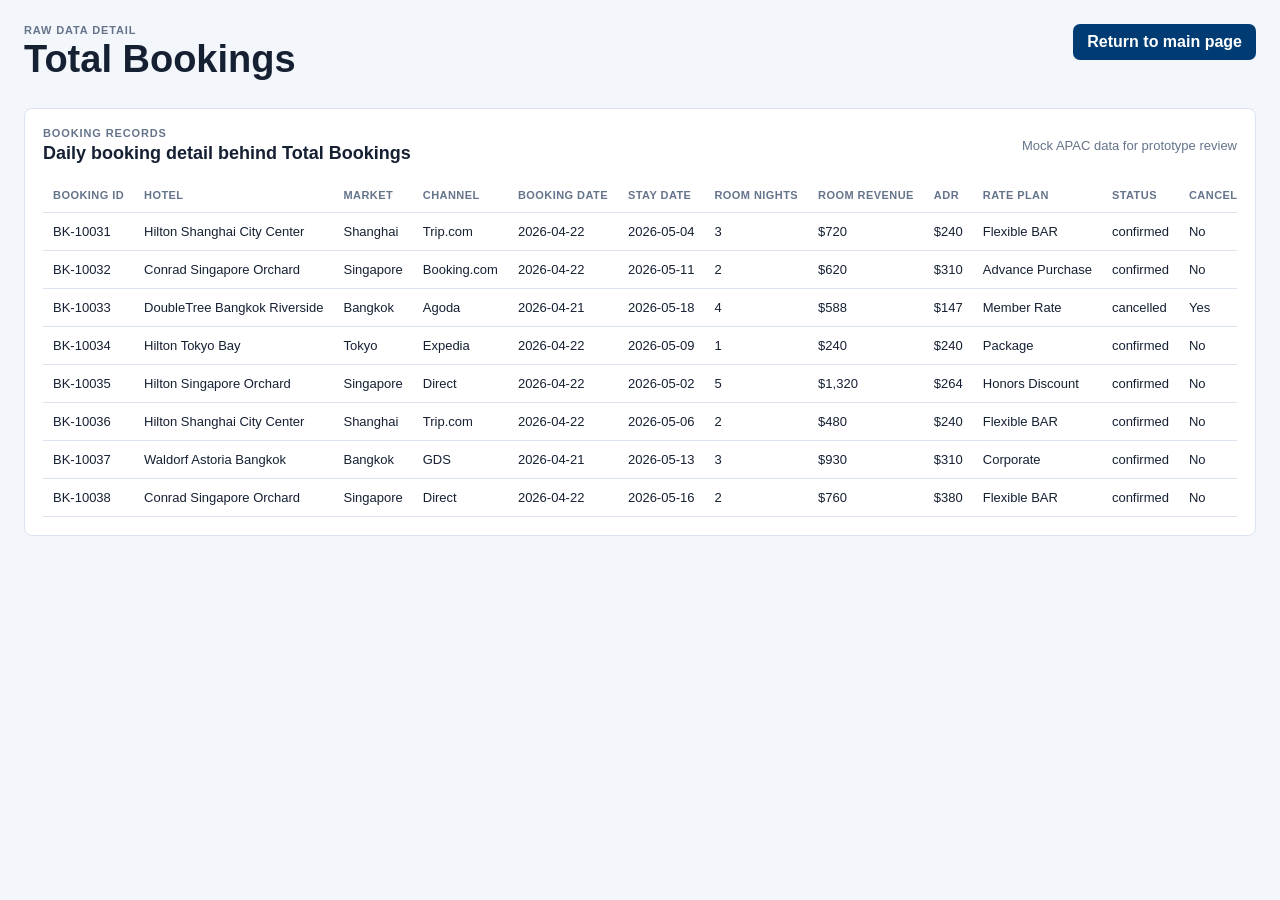
<file: bookings.html>
<!doctype html>
<html lang="en">
  <head>
    <meta charset="utf-8" />
    <meta name="viewport" content="width=device-width, initial-scale=1" />
    <title>Total Bookings Raw Data</title>
    <link rel="stylesheet" href="styles.css" />
  </head>
  <body>
    <main class="workspace detail-page">
      <header class="topbar">
        <div>
          <p class="eyebrow">Raw data detail</p>
          <h2>Total Bookings</h2>
        </div>
        <a class="primary-button return-link" href="index.html#current-state">Return to main page</a>
      </header>

      <section class="section-block">
        <div class="section-heading">
          <div>
            <p class="eyebrow">Booking records</p>
            <h3>Daily booking detail behind Total Bookings</h3>
          </div>
          <span class="muted">Mock APAC data for prototype review</span>
        </div>

        <div class="table-scroll">
          <table>
            <thead>
              <tr>
                <th>Booking ID</th>
                <th>Hotel</th>
                <th>Market</th>
                <th>Channel</th>
                <th>Booking date</th>
                <th>Stay date</th>
                <th>Room nights</th>
                <th>Room revenue</th>
                <th>ADR</th>
                <th>Rate plan</th>
                <th>Status</th>
                <th>Cancelled</th>
                <th>Cost estimate</th>
              </tr>
            </thead>
            <tbody>
              <tr>
                <td>BK-10031</td>
                <td>Hilton Shanghai City Center</td>
                <td>Shanghai</td>
                <td>Trip.com</td>
                <td>2026-04-22</td>
                <td>2026-05-04</td>
                <td>3</td>
                <td>$720</td>
                <td>$240</td>
                <td>Flexible BAR</td>
                <td>confirmed</td>
                <td>No</td>
                <td>$130</td>
              </tr>
              <tr>
                <td>BK-10032</td>
                <td>Conrad Singapore Orchard</td>
                <td>Singapore</td>
                <td>Booking.com</td>
                <td>2026-04-22</td>
                <td>2026-05-11</td>
                <td>2</td>
                <td>$620</td>
                <td>$310</td>
                <td>Advance Purchase</td>
                <td>confirmed</td>
                <td>No</td>
                <td>$112</td>
              </tr>
              <tr>
                <td>BK-10033</td>
                <td>DoubleTree Bangkok Riverside</td>
                <td>Bangkok</td>
                <td>Agoda</td>
                <td>2026-04-21</td>
                <td>2026-05-18</td>
                <td>4</td>
                <td>$588</td>
                <td>$147</td>
                <td>Member Rate</td>
                <td>cancelled</td>
                <td>Yes</td>
                <td>$106</td>
              </tr>
              <tr>
                <td>BK-10034</td>
                <td>Hilton Tokyo Bay</td>
                <td>Tokyo</td>
                <td>Expedia</td>
                <td>2026-04-22</td>
                <td>2026-05-09</td>
                <td>1</td>
                <td>$240</td>
                <td>$240</td>
                <td>Package</td>
                <td>confirmed</td>
                <td>No</td>
                <td>$43</td>
              </tr>
              <tr>
                <td>BK-10035</td>
                <td>Hilton Singapore Orchard</td>
                <td>Singapore</td>
                <td>Direct</td>
                <td>2026-04-22</td>
                <td>2026-05-02</td>
                <td>5</td>
                <td>$1,320</td>
                <td>$264</td>
                <td>Honors Discount</td>
                <td>confirmed</td>
                <td>No</td>
                <td>$66</td>
              </tr>
              <tr>
                <td>BK-10036</td>
                <td>Hilton Shanghai City Center</td>
                <td>Shanghai</td>
                <td>Trip.com</td>
                <td>2026-04-22</td>
                <td>2026-05-06</td>
                <td>2</td>
                <td>$480</td>
                <td>$240</td>
                <td>Flexible BAR</td>
                <td>confirmed</td>
                <td>No</td>
                <td>$86</td>
              </tr>
              <tr>
                <td>BK-10037</td>
                <td>Waldorf Astoria Bangkok</td>
                <td>Bangkok</td>
                <td>GDS</td>
                <td>2026-04-21</td>
                <td>2026-05-13</td>
                <td>3</td>
                <td>$930</td>
                <td>$310</td>
                <td>Corporate</td>
                <td>confirmed</td>
                <td>No</td>
                <td>$93</td>
              </tr>
              <tr>
                <td>BK-10038</td>
                <td>Conrad Singapore Orchard</td>
                <td>Singapore</td>
                <td>Direct</td>
                <td>2026-04-22</td>
                <td>2026-05-16</td>
                <td>2</td>
                <td>$760</td>
                <td>$380</td>
                <td>Flexible BAR</td>
                <td>confirmed</td>
                <td>No</td>
                <td>$38</td>
              </tr>
            </tbody>
          </table>
        </div>
      </section>
    </main>
  </body>
</html>
</file>
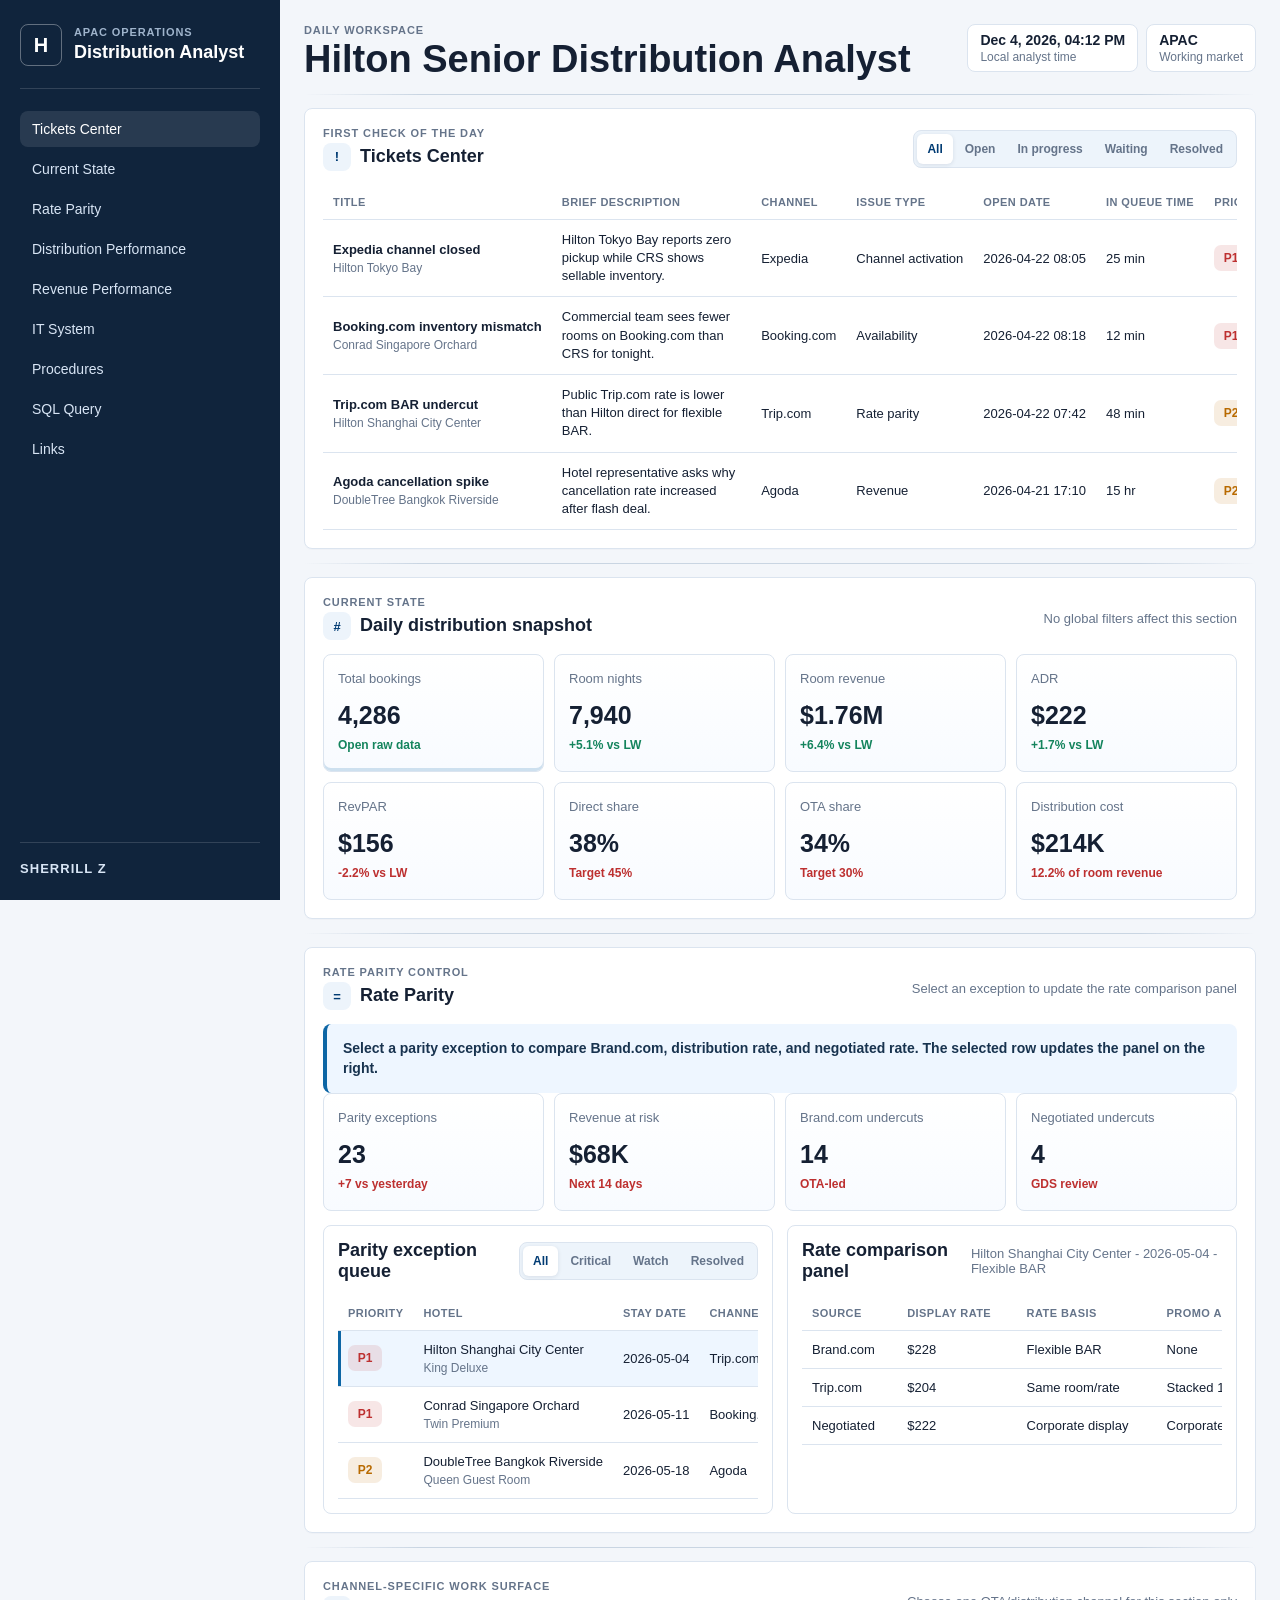
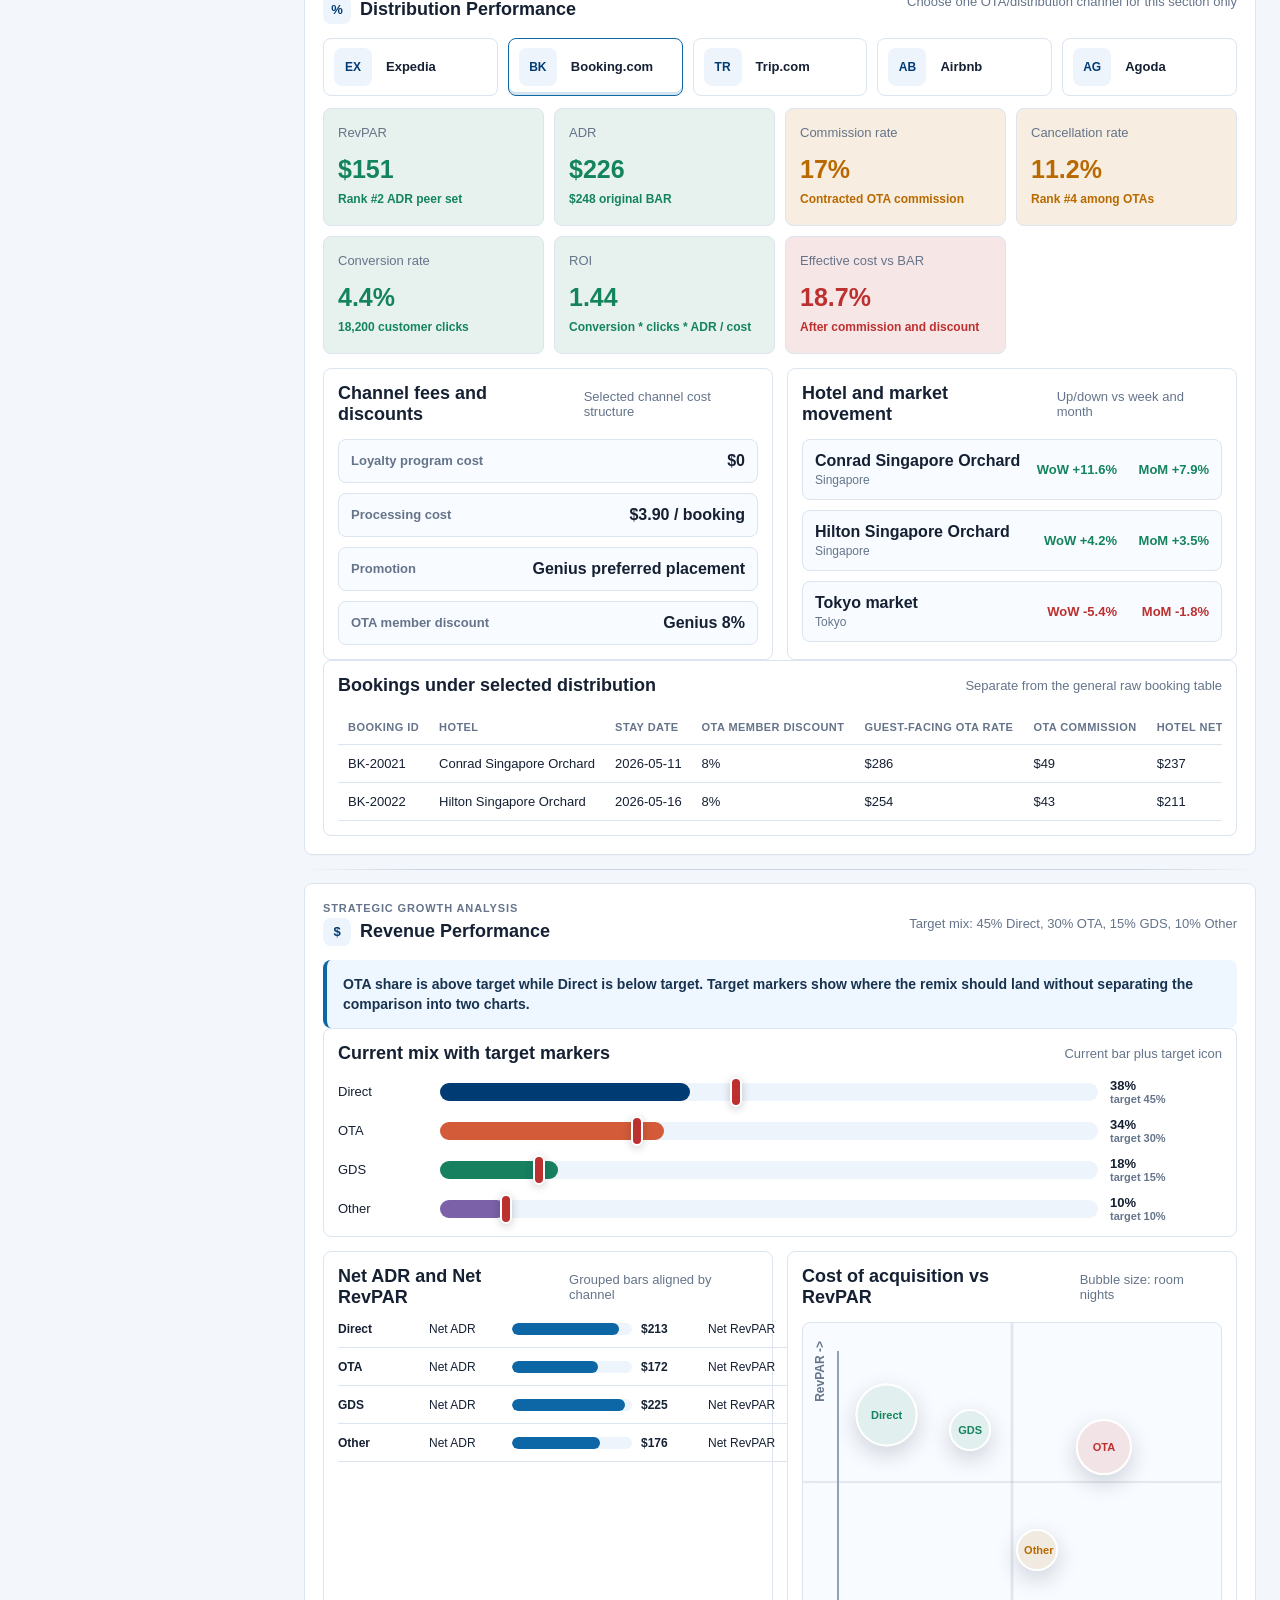
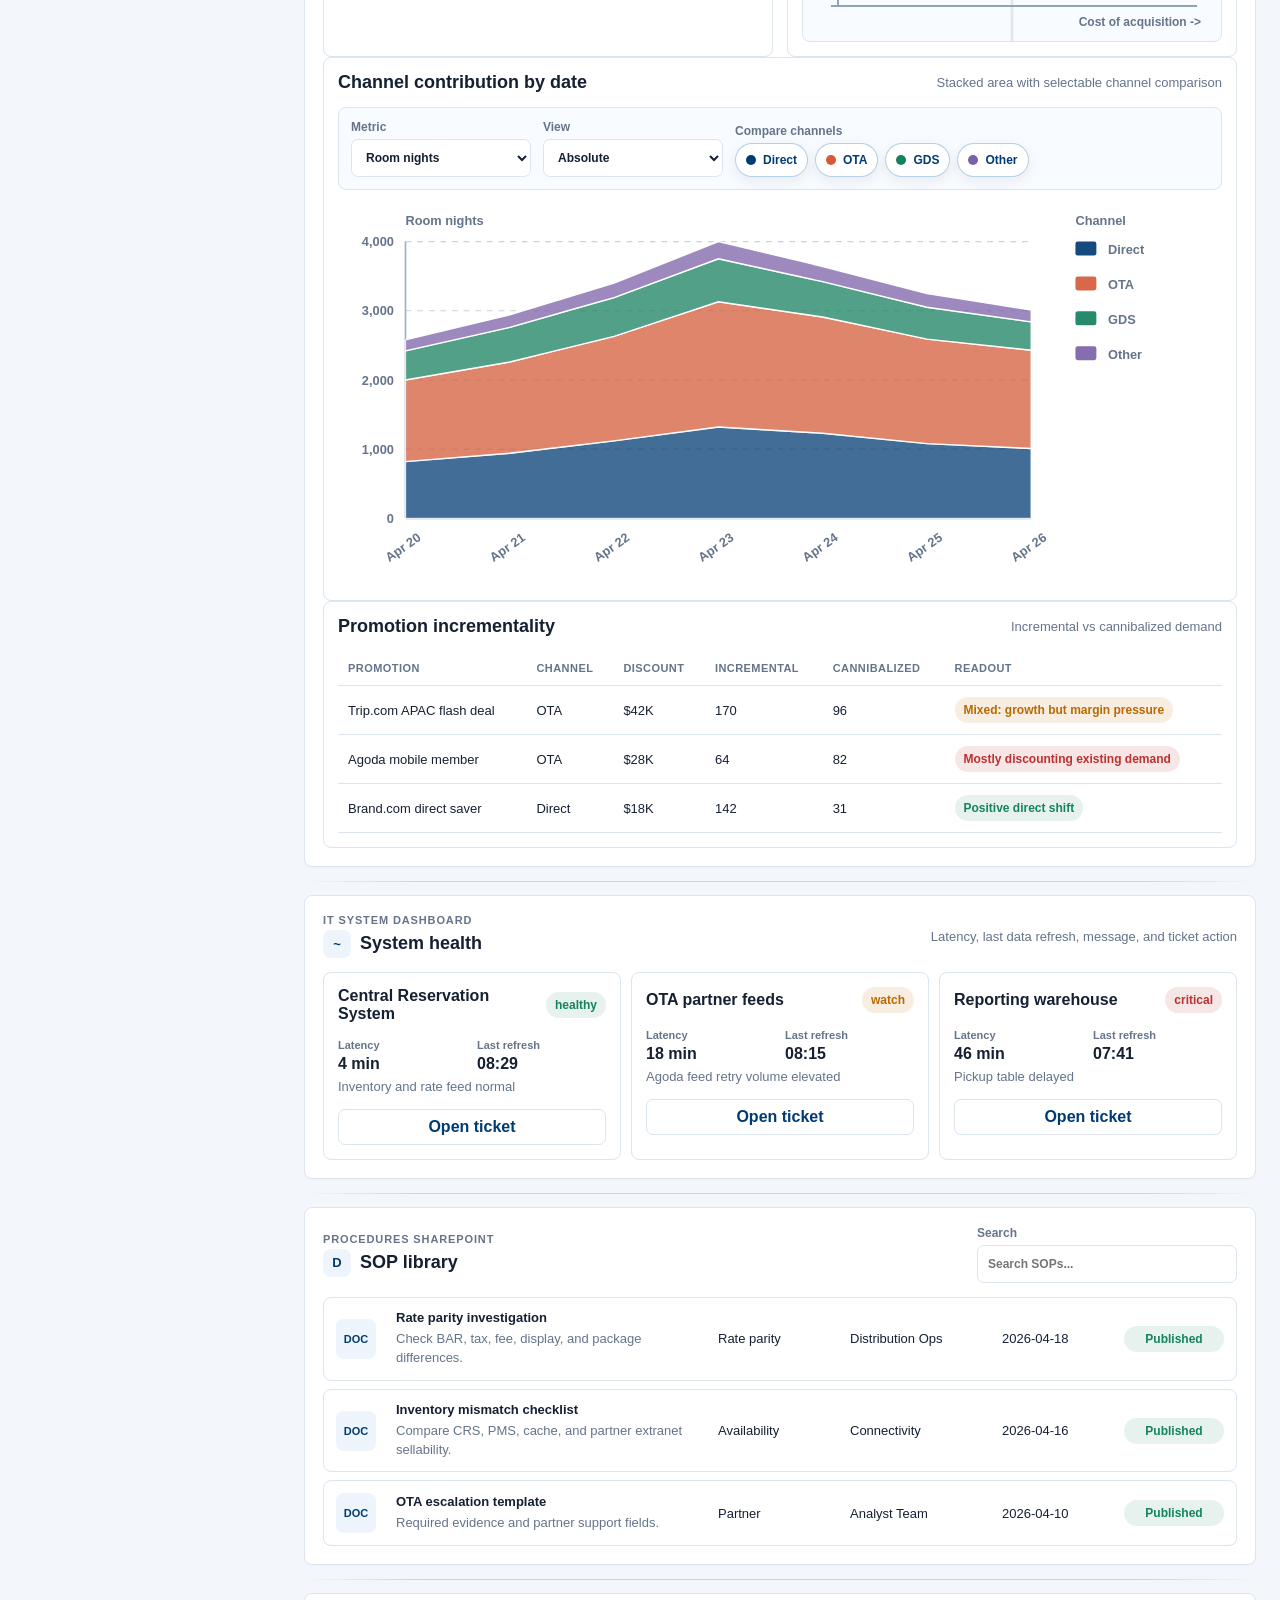
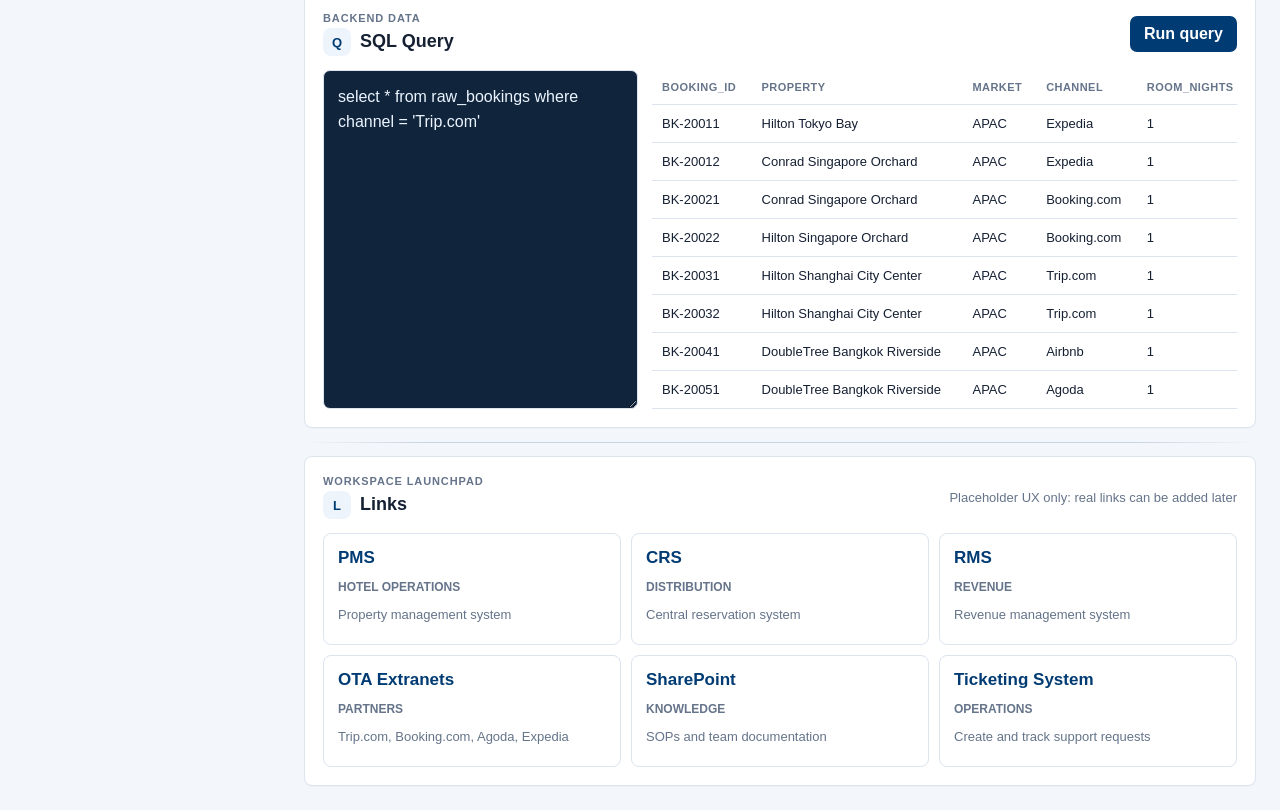
<file: version2.html>
<!doctype html>
<html lang="en">
  <head>
    <meta charset="utf-8" />
    <meta name="viewport" content="width=device-width, initial-scale=1" />
    <title>Hilton Sr Distribution Analyst Workspace - Version 2</title>
    <link rel="stylesheet" href="styles.css" />
  </head>
  <body>
    <div class="app-shell">
      <aside class="sidebar" aria-label="Workspace navigation">
        <div class="brand-lockup">
          <span class="brand-mark">H</span>
          <div>
            <p class="eyebrow">APAC Operations</p>
            <h1>Distribution Analyst</h1>
          </div>
        </div>

        <nav class="nav-list">
          <a href="#tickets" class="nav-link active">Tickets Center</a>
          <a href="#current-state" class="nav-link">Current State</a>
          <a href="#rate-parity" class="nav-link">Rate Parity</a>
          <a href="#distribution-performance" class="nav-link">Distribution Performance</a>
          <a href="#revenue-performance" class="nav-link">Revenue Performance</a>
          <a href="#it-system" class="nav-link">IT System</a>
          <a href="#procedures" class="nav-link">Procedures</a>
          <a href="#sql-query" class="nav-link">SQL Query</a>
          <a href="#links" class="nav-link">Links</a>
        </nav>

        <div class="sidebar-signature" aria-label="Dashboard owner">Sherrill Z</div>
      </aside>

      <main class="workspace">
        <header class="topbar">
          <div>
            <p class="eyebrow">Daily workspace</p>
            <h2>Hilton Senior Distribution Analyst</h2>
          </div>
          <div class="context-strip" aria-label="Workspace context">
            <span><b id="currentDateLabel">Apr 22, 2026 08:30</b> Local analyst time</span>
            <span><b>APAC</b> Working market</span>
          </div>
        </header>

        <section id="tickets" class="section-block isolated-section">
          <div class="section-heading">
            <div>
              <p class="eyebrow">First check of the day</p>
              <h3><span class="title-icon">!</span>Tickets Center</h3>
            </div>
            <div class="segmented" role="group" aria-label="Ticket filter">
              <button class="segment active" data-ticket-filter="all">All</button>
              <button class="segment" data-ticket-filter="open">Open</button>
              <button class="segment" data-ticket-filter="in progress">In progress</button>
              <button class="segment" data-ticket-filter="waiting">Waiting</button>
              <button class="segment" data-ticket-filter="resolved">Resolved</button>
            </div>
          </div>
          <div class="table-scroll">
            <table class="ticket-table">
              <thead>
                <tr>
                  <th>Title</th>
                  <th>Brief description</th>
                  <th>Channel</th>
                  <th>Issue type</th>
                  <th>Open date</th>
                  <th>In queue time</th>
                  <th>Priority</th>
                  <th>Status</th>
                </tr>
              </thead>
              <tbody id="ticketRows"></tbody>
            </table>
          </div>
        </section>

        <section id="current-state" class="section-block isolated-section">
          <div class="section-heading">
            <div>
              <p class="eyebrow">Current state</p>
              <h3><span class="title-icon">#</span>Daily distribution snapshot</h3>
            </div>
            <span class="muted">No global filters affect this section</span>
          </div>
          <div id="kpiGrid" class="kpi-grid"></div>
        </section>

        <section id="rate-parity" class="section-block isolated-section parity-monitor">
          <div class="section-heading">
            <div>
              <p class="eyebrow">Rate parity control</p>
              <h3><span class="title-icon">=</span>Rate Parity</h3>
            </div>
            <span class="muted">Select an exception to update the rate comparison panel</span>
          </div>

          <div class="insight-callout" id="parityInsight"></div>
          <div id="parityKpiGrid" class="kpi-grid"></div>

          <div class="story-grid">
            <article class="story-card wide-table">
              <div class="table-header">
                <h3>Parity exception queue</h3>
                <div class="segmented" role="group" aria-label="Parity severity filter">
                  <button class="segment active" data-parity-filter="all">All</button>
                  <button class="segment" data-parity-filter="critical">Critical</button>
                  <button class="segment" data-parity-filter="watch">Watch</button>
                  <button class="segment" data-parity-filter="resolved">Resolved</button>
                </div>
              </div>
              <div class="table-scroll">
                <table>
                  <thead>
                    <tr>
                      <th>Priority</th>
                      <th>Hotel</th>
                      <th>Stay date</th>
                      <th>Channel</th>
                      <th>Brand.com</th>
                      <th>Channel</th>
                      <th>Negotiated</th>
                      <th>Gap</th>
                      <th>Root cause</th>
                      <th>Status</th>
                    </tr>
                  </thead>
                  <tbody id="parityExceptionRows"></tbody>
                </table>
              </div>
            </article>

            <article class="story-card">
              <div class="table-header">
                <h3>Rate comparison panel</h3>
                <span class="muted" id="selectedParityContext"></span>
              </div>
              <div class="table-scroll">
                <table>
                  <thead>
                    <tr>
                      <th>Source</th>
                      <th>Display rate</th>
                      <th>Rate basis</th>
                      <th>Promo applied</th>
                      <th>Assessment</th>
                    </tr>
                  </thead>
                  <tbody id="rateComparisonRows"></tbody>
                </table>
              </div>
            </article>
          </div>
        </section>

        <section id="distribution-performance" class="section-block isolated-section">
          <div class="section-heading">
            <div>
              <p class="eyebrow">Channel-specific work surface</p>
              <h3><span class="title-icon">%</span>Distribution Performance</h3>
            </div>
            <span class="muted">Choose one OTA/distribution channel for this section only</span>
          </div>

          <div id="channelSelector" class="channel-selector" aria-label="Distribution channel selector"></div>
          <div id="distributionSnapshot" class="kpi-grid"></div>

          <div class="story-grid">
            <article class="story-card">
              <div class="table-header">
                <h3>Channel fees and discounts</h3>
                <span class="muted">Selected channel cost structure</span>
              </div>
              <div id="feeList" class="fee-list"></div>
            </article>

            <article class="story-card">
              <div class="table-header">
                <h3>Hotel and market movement</h3>
                <span class="muted">Up/down vs week and month</span>
              </div>
              <div id="marketMovementList" class="movement-list"></div>
            </article>
          </div>

          <article class="story-card">
            <div class="table-header">
              <h3>Bookings under selected distribution</h3>
              <span class="muted">Separate from the general raw booking table</span>
            </div>
            <div class="table-scroll">
              <table>
                <thead>
                  <tr>
                    <th>Booking ID</th>
                    <th>Hotel</th>
                    <th>Stay date</th>
                    <th>OTA member discount</th>
                    <th>Guest-facing OTA rate</th>
                    <th>OTA commission</th>
                    <th>Hotel net before other costs</th>
                    <th>Effective cost vs original BAR</th>
                  </tr>
                </thead>
                <tbody id="distributionBookingRows"></tbody>
              </table>
            </div>
          </article>
        </section>

        <section id="revenue-performance" class="section-block isolated-section revenue-performance">
          <div class="section-heading">
            <div>
              <p class="eyebrow">Strategic growth analysis</p>
              <h3><span class="title-icon">$</span>Revenue Performance</h3>
            </div>
            <span class="muted">Target mix: 45% Direct, 30% OTA, 15% GDS, 10% Other</span>
          </div>

          <div class="insight-callout">
            OTA share is above target while Direct is below target. Target markers show where the remix should land without separating the comparison into two charts.
          </div>

          <article class="story-card">
            <div class="table-header">
              <h3>Current mix with target markers</h3>
              <span class="muted">Current bar plus target icon</span>
            </div>
            <div id="mixTargetChart" class="target-mix-chart"></div>
          </article>

          <div class="story-grid">
            <article class="story-card">
              <div class="table-header">
                <h3>Net ADR and Net RevPAR</h3>
                <span class="muted">Grouped bars aligned by channel</span>
              </div>
              <div id="netMetricBars" class="grouped-bars"></div>
            </article>

            <article class="story-card">
              <div class="table-header">
                <h3>Cost of acquisition vs RevPAR</h3>
                <span class="muted">Bubble size: room nights</span>
              </div>
              <div id="costRevparPlot" class="axis-plot" aria-label="Cost of acquisition vs RevPAR"></div>
            </article>
          </div>

          <article class="story-card">
            <div class="table-header">
              <h3>Channel contribution by date</h3>
              <span class="muted">Stacked area with selectable channel comparison</span>
            </div>
            <div class="chart-toolbar" aria-label="Channel contribution chart controls">
              <label>
                Metric
                <select id="contributionMetric">
                  <option value="roomNights">Room nights</option>
                  <option value="revenue">Revenue</option>
                </select>
              </label>
              <label>
                View
                <select id="contributionView">
                  <option value="absolute">Absolute</option>
                  <option value="share">Share %</option>
                </select>
              </label>
              <div>
                <span class="field-label">Compare channels</span>
                <div id="contributionChannelSelector" class="mini-channel-selector" aria-label="Select channels to compare"></div>
              </div>
            </div>
            <div id="dayContribution" class="stacked-area"></div>
          </article>

          <article class="story-card">
            <div class="table-header">
              <h3>Promotion incrementality</h3>
              <span class="muted">Incremental vs cannibalized demand</span>
            </div>
            <div class="table-scroll">
              <table>
                <thead>
                  <tr>
                    <th>Promotion</th>
                    <th>Channel</th>
                    <th>Discount</th>
                    <th>Incremental</th>
                    <th>Cannibalized</th>
                    <th>Readout</th>
                  </tr>
                </thead>
                <tbody id="incrementalityRows"></tbody>
              </table>
            </div>
          </article>
        </section>

        <section id="it-system" class="section-block isolated-section">
          <div class="section-heading">
            <div>
              <p class="eyebrow">IT system dashboard</p>
              <h3><span class="title-icon">~</span>System health</h3>
            </div>
            <span class="muted">Latency, last data refresh, message, and ticket action</span>
          </div>
          <div id="systemGrid" class="system-grid"></div>
        </section>

        <section id="procedures" class="section-block isolated-section">
          <div class="section-heading">
            <div>
              <p class="eyebrow">Procedures SharePoint</p>
              <h3><span class="title-icon">D</span>SOP library</h3>
            </div>
            <label class="library-search">
              Search
              <input id="procedureSearch" type="search" placeholder="Search SOPs..." />
            </label>
          </div>
          <div id="procedureGrid" class="procedure-library"></div>
        </section>

        <section id="sql-query" class="section-block isolated-section sql-workbench">
          <div class="section-heading">
            <div>
              <p class="eyebrow">Backend data</p>
              <h3><span class="title-icon">Q</span>SQL Query</h3>
            </div>
            <button id="runSql" class="primary-button">Run query</button>
          </div>
          <div class="sql-layout">
            <textarea id="sqlInput" spellcheck="false">select * from raw_bookings where channel = 'Trip.com'</textarea>
            <div class="table-scroll result-panel">
              <table>
                <thead>
                  <tr>
                    <th>booking_id</th>
                    <th>property</th>
                    <th>market</th>
                    <th>channel</th>
                    <th>room_nights</th>
                    <th>revenue</th>
                    <th>status</th>
                  </tr>
                </thead>
                <tbody id="sqlRows"></tbody>
              </table>
            </div>
          </div>
        </section>

        <section id="links" class="section-block isolated-section">
          <div class="section-heading">
            <div>
              <p class="eyebrow">Workspace launchpad</p>
              <h3><span class="title-icon">L</span>Links</h3>
            </div>
            <span class="muted">Placeholder UX only: real links can be added later</span>
          </div>
          <div id="quickLinks" class="quick-link-grid"></div>
        </section>
      </main>
    </div>

    <script src="script.js"></script>
  </body>
</html>
</file>
<file: styles.css>
:root {
  color-scheme: light;
  --bg: #f3f6fa;
  --surface: #ffffff;
  --surface-soft: #edf4fb;
  --ink: #152033;
  --muted: #65748a;
  --line: #dbe4ef;
  --blue: #003b73;
  --blue-2: #0d66a5;
  --green: #14845d;
  --amber: #b86a00;
  --red: #bd3030;
  --shadow: 0 18px 42px rgba(20, 34, 55, 0.08);
}

* {
  box-sizing: border-box;
}

html {
  scroll-behavior: smooth;
}

body {
  margin: 0;
  background: var(--bg);
  color: var(--ink);
  font-family: Inter, "Segoe UI", Arial, sans-serif;
  letter-spacing: 0;
}

button,
input,
select,
textarea {
  font: inherit;
}

.app-shell {
  min-height: 100vh;
  display: grid;
  grid-template-columns: 280px minmax(0, 1fr);
}

.sidebar {
  position: sticky;
  top: 0;
  height: 100vh;
  display: flex;
  flex-direction: column;
  padding: 24px 20px;
  background: #10243c;
  color: #fff;
}

.brand-lockup {
  display: flex;
  align-items: center;
  gap: 12px;
  padding-bottom: 22px;
  border-bottom: 1px solid rgba(255, 255, 255, 0.14);
}

.brand-mark {
  display: grid;
  width: 42px;
  height: 42px;
  place-items: center;
  border: 1px solid rgba(255, 255, 255, 0.34);
  border-radius: 8px;
  font-weight: 900;
  font-size: 20px;
}

.brand-lockup h1,
.topbar h2,
.section-heading h3,
.table-header h3,
.system-card h4,
.promo-item h4,
.doc-row h4 {
  margin: 0;
}

.brand-lockup h1 {
  font-size: 18px;
  line-height: 1.2;
}

.eyebrow {
  margin: 0 0 4px;
  color: var(--muted);
  font-size: 11px;
  font-weight: 900;
  letter-spacing: 0.08em;
  text-transform: uppercase;
}

.sidebar .eyebrow {
  color: #9fb4cc;
}

.nav-list {
  display: grid;
  gap: 4px;
  margin-top: 22px;
}

.sidebar-signature {
  margin-top: auto;
  padding-top: 18px;
  border-top: 1px solid rgba(255, 255, 255, 0.14);
  color: #d8e5f5;
  font-size: 13px;
  font-weight: 900;
  letter-spacing: 0.08em;
  text-transform: uppercase;
}

.nav-link {
  color: #d8e5f5;
  text-decoration: none;
  padding: 10px 12px;
  border-radius: 8px;
  font-size: 14px;
}

.nav-link:hover,
.nav-link.active {
  background: rgba(255, 255, 255, 0.1);
  color: #fff;
}

.workspace {
  min-width: 0;
  padding: 24px;
}

.detail-page {
  max-width: 1320px;
  margin: 0 auto;
}

.topbar {
  display: flex;
  justify-content: space-between;
  align-items: flex-start;
  gap: 16px;
  margin-bottom: 16px;
}

.topbar h2 {
  font-size: clamp(24px, 3vw, 38px);
  line-height: 1.05;
}

.freshness {
  display: inline-flex;
  align-items: center;
  gap: 8px;
  min-height: 34px;
  padding: 0 12px;
  border: 1px solid var(--line);
  border-radius: 8px;
  background: var(--surface);
  color: var(--muted);
  font-size: 13px;
}

.context-strip {
  display: flex;
  flex-wrap: wrap;
  gap: 8px;
  justify-content: flex-end;
}

.context-strip span {
  display: grid;
  gap: 2px;
  min-height: 42px;
  padding: 7px 12px;
  border: 1px solid var(--line);
  border-radius: 8px;
  background: var(--surface);
  color: var(--muted);
  font-size: 12px;
}

.context-strip b {
  color: var(--ink);
  font-size: 14px;
}

.pulse {
  width: 8px;
  height: 8px;
  border-radius: 999px;
  background: var(--green);
  box-shadow: 0 0 0 5px rgba(20, 132, 93, 0.12);
}

.control-bar {
  position: sticky;
  top: 0;
  z-index: 5;
  display: grid;
  grid-template-columns: repeat(4, minmax(130px, 1fr)) minmax(220px, 1.4fr);
  gap: 10px;
  padding: 12px;
  margin-bottom: 18px;
  border: 1px solid var(--line);
  border-radius: 8px;
  background: rgba(255, 255, 255, 0.94);
  box-shadow: var(--shadow);
  backdrop-filter: blur(10px);
}

label {
  display: grid;
  gap: 5px;
  color: var(--muted);
  font-size: 12px;
  font-weight: 800;
}

select,
input,
textarea {
  width: 100%;
  border: 1px solid var(--line);
  border-radius: 7px;
  background: #fff;
  color: var(--ink);
}

select,
input {
  min-height: 38px;
  padding: 0 10px;
}

.section-block {
  margin-top: 28px;
  padding: 18px;
  border: 1px solid var(--line);
  border-radius: 8px;
  background: var(--surface);
}

.isolated-section {
  position: relative;
  box-shadow: 0 1px 0 rgba(20, 34, 55, 0.02);
}

.isolated-section::before {
  content: "";
  position: absolute;
  top: -15px;
  left: 0;
  right: 0;
  height: 1px;
  background: linear-gradient(90deg, transparent, #c9d5e2 12%, #c9d5e2 88%, transparent);
}

.title-icon {
  display: inline-grid;
  width: 28px;
  height: 28px;
  place-items: center;
  margin-right: 9px;
  border-radius: 8px;
  background: var(--surface-soft);
  color: var(--blue);
  font-size: 13px;
  font-weight: 900;
  vertical-align: middle;
}

.section-heading,
.table-header {
  display: flex;
  align-items: center;
  justify-content: space-between;
  gap: 16px;
  margin-bottom: 14px;
}

.section-heading.compact {
  margin-bottom: 8px;
}

.section-heading h3,
.table-header h3 {
  font-size: 18px;
}

.muted {
  color: var(--muted);
  font-size: 13px;
}

.kpi-grid,
.mini-kpi-grid {
  display: grid;
  grid-template-columns: repeat(4, minmax(150px, 1fr));
  gap: 10px;
}

.kpi-card,
.mini-kpi {
  min-height: 118px;
  padding: 14px;
  border: 1px solid var(--line);
  border-radius: 8px;
  background: linear-gradient(180deg, #fff, #f8fbff);
  color: inherit;
  text-decoration: none;
}

.kpi-link {
  cursor: pointer;
  box-shadow: inset 0 -3px 0 rgba(13, 102, 165, 0.18);
}

.kpi-link:hover {
  border-color: var(--blue-2);
}

.kpi-card strong,
.mini-kpi strong {
  display: block;
  margin-top: 14px;
  font-size: 25px;
}

.kpi-card small,
.mini-kpi small {
  display: inline-flex;
  margin-top: 8px;
  font-size: 12px;
  font-weight: 800;
}

.kpi-card span,
.mini-kpi span,
.mini-kpi small {
  color: var(--muted);
  font-size: 13px;
}

.delta {
  display: inline-flex;
  margin-top: 9px;
  font-weight: 900;
  font-size: 12px;
}

.delta.up {
  color: var(--green);
}

.delta.down {
  color: var(--red);
}

.story-grid {
  display: grid;
  grid-template-columns: repeat(2, minmax(0, 1fr));
  gap: 14px;
  margin-top: 14px;
}

.story-card {
  min-width: 0;
  padding: 14px;
  border: 1px solid var(--line);
  border-radius: 8px;
  background: #fff;
}

.channel-selector {
  display: grid;
  grid-template-columns: repeat(5, minmax(120px, 1fr));
  gap: 10px;
  margin-bottom: 12px;
}

.channel-button {
  display: grid;
  grid-template-columns: 42px 1fr;
  gap: 10px;
  align-items: center;
  min-height: 58px;
  padding: 8px 10px;
  border: 1px solid var(--line);
  border-radius: 8px;
  background: #fff;
  color: var(--ink);
  cursor: pointer;
  text-align: left;
}

.channel-button span {
  display: grid;
  width: 38px;
  height: 38px;
  place-items: center;
  border-radius: 8px;
  background: var(--surface-soft);
  color: var(--blue);
  font-size: 12px;
  font-weight: 900;
}

.channel-button strong {
  font-size: 13px;
}

.channel-button.active {
  border-color: var(--blue-2);
  box-shadow: inset 0 -3px 0 rgba(13, 102, 165, 0.18);
}

.fee-list {
  display: grid;
  gap: 10px;
}

.fee-row {
  display: flex;
  align-items: center;
  justify-content: space-between;
  gap: 12px;
  padding: 12px;
  border: 1px solid var(--line);
  border-radius: 8px;
  background: #f8fbff;
}

.fee-row span {
  color: var(--muted);
  font-size: 13px;
  font-weight: 800;
}

.stacked-area svg {
  width: 100%;
  min-height: 220px;
}

.stacked-area text {
  fill: var(--muted);
  font-size: 11px;
  font-weight: 800;
}

.chart-axis {
  stroke: #9cafc5;
  stroke-width: 1.4;
}

.chart-gridline {
  stroke: #b8c7d8;
  stroke-dasharray: 5 5;
  stroke-width: 1;
  opacity: 0.78;
}

.chart-toolbar {
  display: grid;
  grid-template-columns: repeat(2, minmax(130px, 180px)) minmax(240px, 1fr);
  gap: 12px;
  align-items: end;
  margin-bottom: 12px;
  padding: 12px;
  border: 1px solid var(--line);
  border-radius: 8px;
  background: #f8fbff;
}

.field-label {
  display: block;
  margin-bottom: 5px;
  color: var(--muted);
  font-size: 12px;
  font-weight: 700;
}

.mini-channel-selector {
  display: flex;
  flex-wrap: wrap;
  gap: 7px;
}

.channel-toggle {
  display: inline-flex;
  min-height: 34px;
  align-items: center;
  gap: 7px;
  border: 1px solid var(--line);
  border-radius: 999px;
  background: #fff;
  color: var(--muted);
  cursor: pointer;
  padding: 0 10px;
  font-size: 12px;
  font-weight: 900;
}

.channel-toggle i {
  display: inline-block;
  width: 10px;
  height: 10px;
  border-radius: 999px;
}

.channel-toggle.active {
  border-color: rgba(13, 102, 165, 0.3);
  color: var(--blue);
  box-shadow: 0 4px 14px rgba(20, 34, 55, 0.08);
}

.movement-list {
  display: grid;
  gap: 10px;
}

.movement-item {
  display: grid;
  grid-template-columns: minmax(170px, 1fr) 82px 82px;
  align-items: center;
  gap: 10px;
  padding: 12px;
  border: 1px solid var(--line);
  border-radius: 8px;
  background: #f8fbff;
}

.movement-item strong,
.movement-item span {
  display: block;
}

.movement-item span {
  margin-top: 3px;
  color: var(--muted);
  font-size: 12px;
}

.movement-item b {
  justify-self: end;
  font-size: 13px;
}

.movement-item.up b {
  color: var(--green);
}

.movement-item.down b {
  color: var(--red);
}

.movement-item.mixed b {
  color: var(--amber);
}

.wide-table {
  min-width: 0;
}

.insight-callout {
  padding: 14px 16px;
  border-left: 4px solid var(--blue-2);
  border-radius: 8px;
  background: #eef6ff;
  color: #18334f;
  font-size: 14px;
  font-weight: 800;
  line-height: 1.45;
}

.table-scroll {
  overflow-x: auto;
}

table {
  width: 100%;
  min-width: 760px;
  border-collapse: collapse;
}

th,
td {
  padding: 11px 10px;
  border-bottom: 1px solid var(--line);
  text-align: left;
  font-size: 13px;
  white-space: nowrap;
}

th {
  color: var(--muted);
  font-size: 11px;
  font-weight: 900;
  letter-spacing: 0.04em;
  text-transform: uppercase;
}

tbody tr:hover {
  background: #f8fbff;
}

.description-cell {
  max-width: 330px;
  white-space: normal;
  line-height: 1.4;
}

.table-subtext {
  display: block;
  margin-top: 4px;
  color: var(--muted);
  font-size: 12px;
}

.ticket-table {
  min-width: 1060px;
}

.status-pill,
.priority {
  display: inline-flex;
  align-items: center;
  justify-content: center;
  min-height: 26px;
  padding: 0 9px;
  border-radius: 999px;
  font-size: 12px;
  font-weight: 900;
}

.priority {
  min-width: 34px;
  border-radius: 7px;
  background: rgba(13, 102, 165, 0.1);
  color: var(--blue-2);
}

.healthy {
  background: rgba(20, 132, 93, 0.1);
  color: var(--green);
}

.watch,
.priority.p2,
.priority.p3 {
  background: rgba(184, 106, 0, 0.12);
  color: var(--amber);
}

.critical,
.priority.p1 {
  background: rgba(189, 48, 48, 0.12);
  color: var(--red);
}

.resolved {
  background: rgba(101, 116, 138, 0.12);
  color: var(--muted);
}

.segmented {
  display: inline-flex;
  gap: 2px;
  padding: 3px;
  border: 1px solid var(--line);
  border-radius: 8px;
  background: var(--surface-soft);
}

.segment {
  min-height: 30px;
  border: 0;
  border-radius: 6px;
  background: transparent;
  color: var(--muted);
  cursor: pointer;
  padding: 0 10px;
  font-size: 12px;
  font-weight: 900;
}

.segment.active {
  background: #fff;
  color: var(--blue);
  box-shadow: 0 1px 4px rgba(20, 34, 55, 0.1);
}

.promo-list,
.currency-panel,
.mix-compare,
.dual-bar-chart,
.day-grid {
  display: grid;
  gap: 10px;
}

.target-mix-chart {
  display: grid;
  gap: 12px;
}

.target-mix-row {
  display: grid;
  grid-template-columns: 90px minmax(160px, 1fr) 112px;
  gap: 12px;
  align-items: center;
  font-size: 13px;
}

.target-track {
  position: relative;
  height: 18px;
  border-radius: 999px;
  background: var(--surface-soft);
}

.target-fill {
  height: 100%;
  border-radius: inherit;
}

.target-track i {
  position: absolute;
  top: -6px;
  width: 12px;
  height: 30px;
  transform: translateX(-50%);
  border: 2px solid #fff;
  border-radius: 999px;
  background: var(--red);
  box-shadow: 0 2px 8px rgba(20, 34, 55, 0.22);
}

.target-mix-row small {
  display: block;
  color: var(--muted);
  font-size: 11px;
}

.grouped-bars {
  display: grid;
  gap: 12px;
}

.metric-row {
  display: grid;
  grid-template-columns: 82px 74px minmax(120px, 1fr) 58px 82px minmax(120px, 1fr) 58px;
  gap: 9px;
  align-items: center;
  padding-bottom: 11px;
  border-bottom: 1px solid var(--line);
  font-size: 12px;
}

.green-fill .bar-fill {
  background: var(--green);
}

.axis-plot {
  position: relative;
  min-height: 320px;
  border: 1px solid var(--line);
  border-radius: 8px;
  background:
    linear-gradient(90deg, transparent 49.5%, rgba(101, 116, 138, 0.2) 50%, transparent 50.5%),
    linear-gradient(0deg, transparent 49.5%, rgba(101, 116, 138, 0.2) 50%, transparent 50.5%),
    #f8fbff;
}

.axis-plot::before {
  content: "";
  position: absolute;
  left: 28px;
  right: 24px;
  bottom: 34px;
  height: 2px;
  background: #8fa3bb;
}

.axis-plot::after {
  content: "";
  position: absolute;
  left: 34px;
  top: 28px;
  bottom: 34px;
  width: 2px;
  background: #8fa3bb;
}

.axis-label {
  position: absolute;
  color: var(--muted);
  font-size: 12px;
  font-weight: 900;
}

.x-axis {
  right: 20px;
  bottom: 12px;
}

.y-axis {
  left: 10px;
  top: 18px;
  writing-mode: vertical-rl;
  transform: rotate(180deg);
}

.axis-plot .profit-bubble {
  z-index: 2;
}

.stacked-area {
  display: grid;
  gap: 12px;
}

.stacked-area svg {
  overflow: visible;
}

.stacked-area polygon {
  transition: opacity 180ms ease;
}

.promo-item {
  display: grid;
  grid-template-columns: auto 1fr;
  gap: 10px;
  align-items: start;
  padding: 12px;
  border: 1px solid var(--line);
  border-radius: 8px;
  background: #f8fbff;
}

.promo-item p,
.system-card p,
.doc-row p {
  margin: 5px 0 0;
  color: var(--muted);
  font-size: 13px;
  line-height: 1.45;
}

.selectable-row {
  cursor: pointer;
}

.selectable-row.selected {
  background: #eef6ff;
  box-shadow: inset 3px 0 0 var(--blue-2);
}

.currency-panel dl {
  display: grid;
  gap: 10px;
  margin: 0;
}

.currency-panel div {
  padding: 10px;
  border: 1px solid var(--line);
  border-radius: 8px;
  background: #f8fbff;
}

.currency-panel dt {
  color: var(--muted);
  font-size: 11px;
  font-weight: 900;
  text-transform: uppercase;
}

.currency-panel dd {
  margin: 4px 0 0;
  font-size: 13px;
  font-weight: 800;
}

.mix-bar-row,
.dual-bar-row {
  display: grid;
  grid-template-columns: 88px minmax(120px, 1fr) 48px;
  gap: 10px;
  align-items: center;
  font-size: 13px;
}

.dual-bar-row {
  grid-template-columns: 82px 72px minmax(110px, 1fr) 60px;
  padding-bottom: 10px;
  border-bottom: 1px solid var(--line);
}

.bar-track {
  height: 12px;
  overflow: hidden;
  border-radius: 999px;
  background: var(--surface-soft);
}

.bar-fill {
  height: 100%;
  border-radius: inherit;
  background: var(--blue-2);
}

.muted-fill .bar-fill {
  background: var(--green);
}

.pie-layout {
  display: grid;
  grid-template-columns: 190px 1fr;
  gap: 18px;
  align-items: center;
}

.mix-pie {
  width: 180px;
  aspect-ratio: 1;
  border-radius: 50%;
  border: 10px solid #fff;
  box-shadow: inset 0 0 0 1px var(--line), 0 10px 24px rgba(20, 34, 55, 0.12);
}

.mix-legend {
  display: grid;
  gap: 8px;
}

.mix-legend span {
  display: flex;
  align-items: center;
  gap: 8px;
  color: var(--muted);
  font-size: 13px;
  font-weight: 800;
}

.mix-legend i {
  width: 10px;
  height: 10px;
  border-radius: 999px;
}

.profit-plot {
  position: relative;
  min-height: 320px;
  border: 1px solid var(--line);
  border-radius: 8px;
  background:
    linear-gradient(90deg, transparent 49.5%, rgba(101, 116, 138, 0.24) 50%, transparent 50.5%),
    linear-gradient(0deg, transparent 49.5%, rgba(101, 116, 138, 0.24) 50%, transparent 50.5%),
    #f8fbff;
}

.profit-plot::before,
.profit-plot::after {
  position: absolute;
  color: var(--muted);
  font-size: 11px;
  font-weight: 900;
}

.profit-plot::before {
  content: "Higher RevPAR";
  left: 12px;
  top: 10px;
}

.profit-plot::after {
  content: "Higher acquisition cost";
  right: 12px;
  bottom: 10px;
}

.profit-bubble {
  position: absolute;
  transform: translate(-50%, 50%);
  border: 2px solid #fff;
  border-radius: 999px;
  box-shadow: 0 8px 22px rgba(20, 34, 55, 0.18);
  cursor: default;
  font-size: 11px;
  font-weight: 900;
}

.day-row {
  display: grid;
  grid-template-columns: 42px minmax(0, 1fr);
  gap: 8px;
  align-items: center;
}

.day-row > span {
  display: inline-flex;
  align-items: center;
  justify-content: center;
  min-width: 26px;
  height: 28px;
  color: #fff;
  font-size: 10px;
  font-weight: 900;
}

.day-row {
  grid-template-columns: 42px repeat(4, minmax(0, 1fr));
}

.system-grid {
  display: grid;
  grid-template-columns: repeat(3, minmax(180px, 1fr));
  gap: 10px;
}

.system-card {
  padding: 14px;
  border: 1px solid var(--line);
  border-radius: 8px;
  background: #fff;
}

.system-meta {
  display: grid;
  grid-template-columns: 1fr 1fr;
  gap: 10px;
  margin-top: 12px;
}

.metric-label {
  color: var(--muted);
  font-size: 11px;
  font-weight: 900;
}

.metric-value {
  display: block;
  margin-top: 2px;
  font-weight: 900;
}

.primary-button,
.secondary-button {
  min-height: 36px;
  border: 0;
  border-radius: 7px;
  background: var(--blue);
  color: #fff;
  cursor: pointer;
  font-weight: 900;
  padding: 0 14px;
}

.return-link {
  display: inline-flex;
  align-items: center;
  text-decoration: none;
}

.secondary-button {
  width: 100%;
  margin-top: 12px;
  border: 1px solid var(--line);
  background: #fff;
  color: var(--blue);
}

.library-search {
  width: min(260px, 100%);
}

.procedure-library {
  display: grid;
  gap: 8px;
}

.doc-row {
  display: grid;
  grid-template-columns: 48px minmax(220px, 1fr) 120px 140px 110px 100px;
  gap: 12px;
  align-items: center;
  padding: 12px;
  border: 1px solid var(--line);
  border-radius: 8px;
  background: #fff;
  font-size: 13px;
}

.doc-icon {
  display: grid;
  width: 40px;
  height: 40px;
  place-items: center;
  border-radius: 8px;
  background: var(--surface-soft);
  color: var(--blue);
  font-size: 11px;
  font-weight: 900;
}

.sql-layout {
  display: grid;
  grid-template-columns: minmax(260px, 0.7fr) minmax(0, 1.3fr);
  gap: 14px;
}

textarea {
  min-height: 230px;
  resize: vertical;
  padding: 14px;
  background: #10243c;
  color: #ecf5ff;
  line-height: 1.55;
}

.quick-link-grid {
  display: grid;
  grid-template-columns: repeat(3, minmax(180px, 1fr));
  gap: 10px;
}

.quick-link {
  display: grid;
  gap: 6px;
  min-height: 112px;
  padding: 14px;
  border: 1px solid var(--line);
  border-radius: 8px;
  background: #fff;
  color: var(--ink);
  text-align: left;
  cursor: not-allowed;
}

.quick-link span {
  color: var(--blue);
  font-size: 17px;
  font-weight: 900;
}

.quick-link strong {
  color: var(--muted);
  font-size: 12px;
  text-transform: uppercase;
}

.quick-link small {
  color: var(--muted);
  font-size: 13px;
  line-height: 1.4;
}

.empty-state {
  padding: 18px;
  color: var(--muted);
  border: 1px dashed var(--line);
  border-radius: 8px;
}

@media (max-width: 1180px) {
  .app-shell {
    grid-template-columns: 1fr;
  }

  .sidebar {
    position: static;
    height: auto;
  }

  .sidebar-signature {
    margin-top: 18px;
  }

  .nav-list {
    grid-template-columns: repeat(3, minmax(140px, 1fr));
  }

  .control-bar,
  .story-grid,
  .sql-layout {
    grid-template-columns: 1fr;
  }

  .kpi-grid,
  .mini-kpi-grid,
  .system-grid,
  .quick-link-grid,
  .channel-selector {
    grid-template-columns: repeat(2, minmax(150px, 1fr));
  }

  .doc-row {
    grid-template-columns: 48px minmax(220px, 1fr) 120px 120px;
  }
}

@media (max-width: 720px) {
  .workspace {
    padding: 14px;
  }

  .topbar,
  .section-heading,
  .table-header {
    display: grid;
    grid-template-columns: 1fr;
  }

  .nav-list,
  .control-bar,
  .kpi-grid,
  .mini-kpi-grid,
  .system-grid,
  .quick-link-grid,
  .pie-layout,
  .channel-selector {
    grid-template-columns: 1fr;
  }

  .segmented {
    overflow-x: auto;
  }

  .mix-bar-row {
    grid-template-columns: 72px minmax(100px, 1fr) 42px;
  }

  .dual-bar-row,
  .metric-row,
  .chart-toolbar,
  .target-mix-row,
  .movement-item,
  .doc-row {
    grid-template-columns: 1fr;
  }

  .movement-item b {
    justify-self: start;
  }
}
</file>
